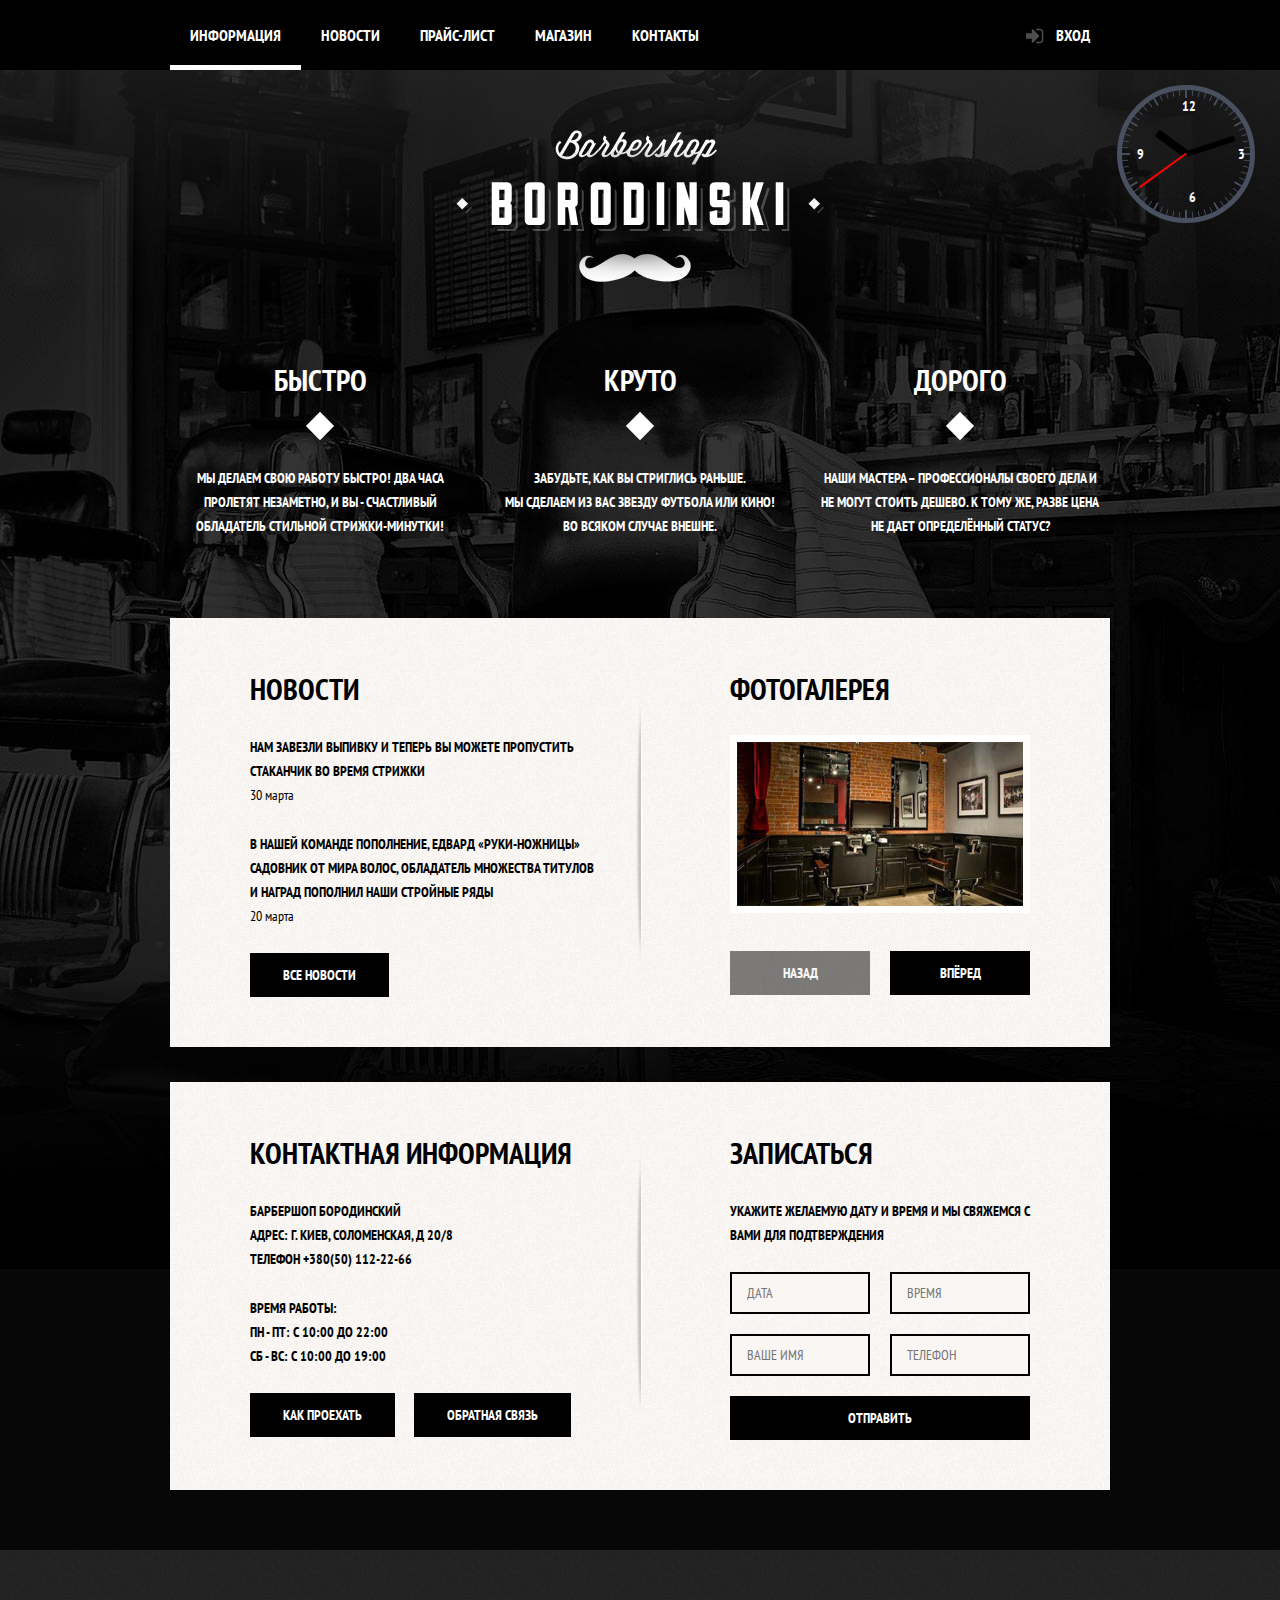
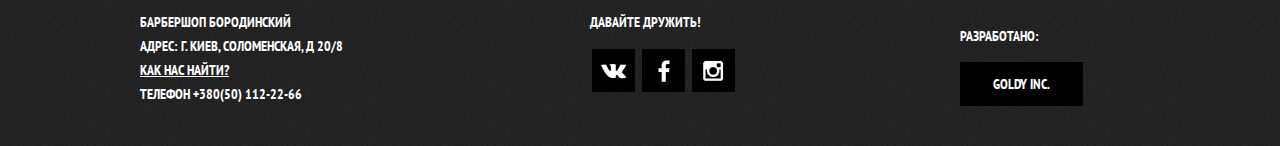
<file: Index.html>
<!DOCTYPE html>
<html lang="ru">
<head>
    <meta charset="utf-8">
    <title>Барбершоп «Бородинский»</title>
    <link rel="stylesheet" type="text/css" href="css/style.css">
    <link rel="stylesheet" type="text/css" href="css/normalize.css">
    <link href="https://fonts.googleapis.com/css2?family=PT+Sans+Narrow:wght@400;700&display=swap" rel="stylesheet">
    <meta name="viewport" content="width=device-width, initial-scale=1">
    <link rel="import" src="">
</head>
  <body>
    <header class="main-header ">
      <div class="header-elements container ">
          <nav class="main-navigation">
            <ul>
              <li class="active">
                <a href="Index.html">Информация</a>
              </li>
              <li >
                <a href="#">Новости</a>
              </li>
              <li>
                <a href="Price-list.html">Прайс-лист</a>
              </li>
              <li>
                <a href="Shop.html">Магазин</a>
              </li>
              <li>
                <a href="#">Контакты</a>
              </li>
            </ul>
          </nav>
          <div class="user-block">
            <a class="login" href="#">Вход</a>
          </div>
      </div>
    </header>
    <main class="container">
        <div class="index-logo">
            <img src="img/Borodinski_Logo.png" width="368" height="204" alt="Барбершоп Бородинский">
        </div>
      <section class="features clearfix">
        <div class="features-item">
          <b class="features-name">Быстро</b>
          <p>Мы делаем свою работу быстро! Два часа <br>
             пролетят незаметно, и вы - счастливый <br>
              обладатель стильной стрижки-минутки!</p>
        </div>
        <div class="features-item">
          <b class="features-name">Круто</b>
          <p>Забудьте, как вы стриглись раньше. <br>
            Мы сделаем из вас звезду футбола или кино! <br>
            Во всяком случае внешне.</p>
        </div>
        <div class="features-item">
          <b class="features-name">Дорого</b>
          <p>Наши мастера – профессионалы своего дела и <br>
            не могут стоить дешево. К тому же, разве цена <br>
            не дает определённый статус?</p>
        </div>
      </section class="index-section">
          <div class="index-content ">
            <div class="index-content-left">
              <h2 class="index-content-title">Новости</h2>
              <ul class="news-preview">
                <li>
                  <p>Нам завезли выпивку и теперь вы
                    можете пропустить стаканчик во время стрижки</p>
                  <time datetime="2024-03-30">30 марта</time>
                </li>
                <li>
                  <p>В нашей команде пополнение, Едвард «Руки-ножницы» садовник от мира волос, обладатель множества титулов и наград пополнил наши стройные ряды</p>
                  <time datetime="2024-03-20">20 марта</time>
                </li>
              </ul>
              <a class="btn" href="#">Все новости</a>
            </div>
            <div class="index-content-right">
                <h2 class="index-content-title">Фотогалерея</h2>
                <div class="gallery">
                  <figure class="gallery-content">
                    <img src="img/photo-bg-background.png" width="268" height="164"
                     alt="">
                  </figure>
                  <button class="btn gallery-prev" type="button" title="Назад" disabled>Назад</button>
                  <button class="btn gallery-next" type="button" title="Впёред">Впёред</button>
                </div>
            </div>
          </div>
          <div class="index-content clearfix">
              <div class="index-content-left">
                <h2 class="index-content-title">Контактная информация</h2>
                <p>
                  Барбершоп Бородинский <br>
                  Адрес: г. Киев, Соломенская, д 20/8 <br>
                  Телефон +380(50) 112-22-66
                </p>
                <p>
                  Время работы: <br>
                  пн - пт: с 10:00 до 22:00 <br>
                  сб - вс: с 10:00 до 19:00
                </p>
                <a class="btn" href="#">Как проехать</a>
                <a class="btn" href="#">Обратная связь</a>
              </div>
              <div class="index-content-right">
                  <h2 class="index-content-title">Записаться</h2>
                  <p>Укажите желаемую дату и время и мы
                    свяжемся с вами для подтверждения</p>
                  <form class="appointment-form"
                  action="https://eco.borodynsky.ua" method="post">
                  <input type="text" name="date" value="" placeholder="Дата">
                  <input type="text" name="time" value="" placeholder="Время">
                  <input type="text" name="name" value="" placeholder="Ваше имя">
                  <input type="tel" name="phone" value="" placeholder="Телефон">
                  <button class="btn" type="submit">Отправить</button>
                  </form>

              </div>
          </div>
    </main>
    <footer class="main-footer">
      <div class="footer-elements container ">
        <section class="footer-contacts">
          Барбершоп Бородинский <br>
          Адрес: г. Киев, Соломенская, д 20/8 <br>
          <a href="#">Как нас найти?</a> <br>
          Телефон +380(50) 112-22-66
        </section>
        <section class="footer-social">
          <p>Давайте дружить!</p>
          <a class="social-btn social-btn-vk" href="#">Вконтакте</a>
          <a class="social-btn social-btn-fb" href="#">Фейсбук</a>
          <a class="social-btn social-btn-inst" href="#">Инстаграмм</a>
        </section>
        <section class="footer-copyright">
          <p>Разработано:</p>
          <a class="btn" href="#">Goldy inc.</a>
        </section>
      </div>
    </footer>

    <div class="modal-content">
      <button class="modal-content-close" type="button"
       title="Закрыть">Закрыть</button>
       <h2 class="modal-content-title">Личный кабинет</h2>
       <p>Введите свой логин и пароль.</p>
       <form class="login-form" action="index.html" method="post">
         <input class="icon-user" type="text" name="login" value="" placeholder="Логин">
         <input class="icon-password" type="password" name="password" value="" placeholder="Пароль">
         <div class="helpers-line">
             <label class="remember-stroke" for="remember-me">
               <input type="checkbox" name="remember" id="remember-me">
             <span class="checkbox-indicator"></span>
              Запомните меня</label>
           <a href="#"> Забыли пароль?</a>
         </div>
         <button class="btn" type="submit" name="button">Войти</button>
       </form>
    </div>
    <div class="modal-overlay"></div>

    <button class="btn scroll-btn" onclick="toggleSidebar()"> <span class="scroll-icon"></span> </button>
    <div class="sidebar">
      <nav class="main-navigation">
        <ul>
          <li class="active">
            <a href="Index.html">Информация</a>
          </li>
          <li >
            <a href="#">Новости</a>
          </li>
          <li>
            <a href="Price-list.html">Прайс-лист</a>
          </li>
          <li>
            <a href="Shop.html">Магазин</a>
          </li>
          <li>
            <a href="#">Контакты</a>
          </li>
        </ul>
      </nav>
    </div>

    <time class="clock" >
      <span class="clock__hand clock__hand--hour"></span>
      <span class="clock__hand clock__hand--minute"></span>
      <span class="clock__hand clock__hand--second"></span>

      <img class="clock__face" src="img/ciferblat.png" aria-hidden="true" role="presentation">
        <circle class="clock__face-stroke"></circle>
      </img>
      <p class="clock_fonts twelve_oclock">12</p>
      <p class="clock_fonts three_oclock">3</p>
      <p class="clock_fonts six_oclock">6</p>
      <p class="clock_fonts nine_oclock">9</p>
    </time>
    <script class="clock_work" type="text/javascript" src="js/clock.js"></script>


    <style>
    .modal-content-show{
      display: block;
      width: 295px;
    }
    </style>


    <script>
      function toggleSidebar() {
        document.querySelector('.sidebar').classList.toggle('open');
      }
    </script>

    <script>
      var link_open= document.querySelector(".login");
      var link_close= document.querySelector(".modal-content-close")
      var popup= document.querySelector(".modal-content");

        link_open.addEventListener("click",function(event)
        {
        event.preventDefault();
        popup.classList.add("modal-content-show");
        console.log("Клик по ссылке вход");
        }
      );
      link_close.addEventListener("click",function(event)
      {
        event.preventDefault();
        popup.classList.remove("modal-content-show");
      }
    );
    </script>


  </body>

</html>
</file>
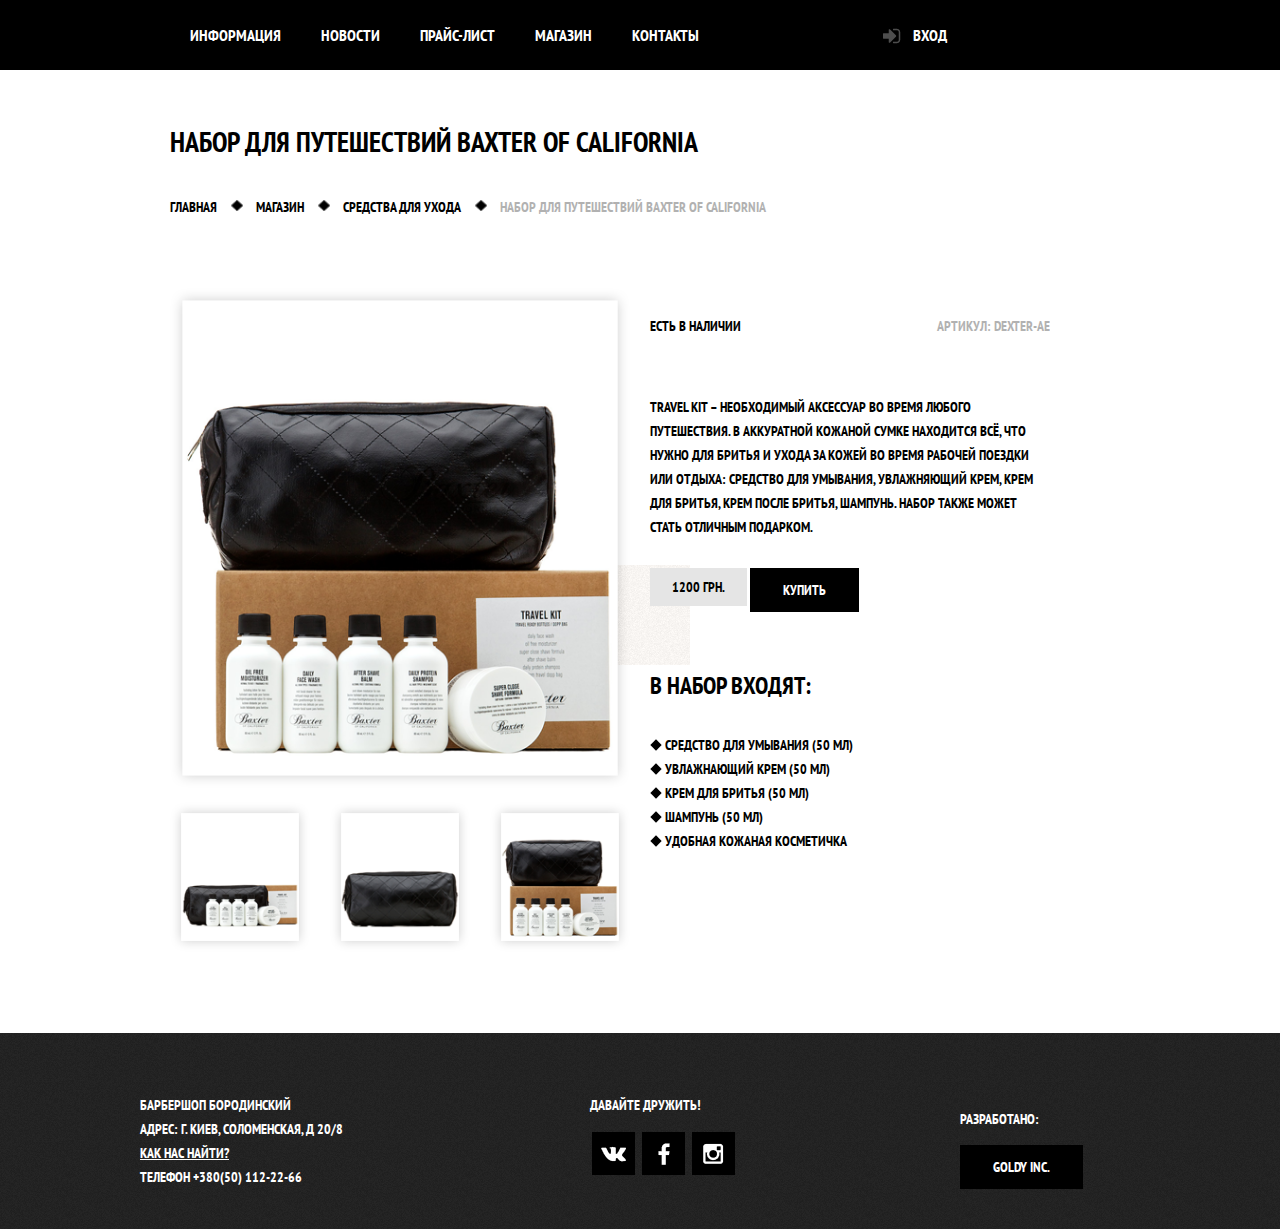
<file: Item.html>
<!DOCTYPE html>
<html lang="ru">
<head>
    <meta charset="utf-8">
    <title>Барбершоп «Бородинский»</title>
    <link rel="stylesheet" type="text/css" href="css/style.css">
    <link rel="stylesheet" type="text/css" href="css/normalize.css">
    <link href="https://fonts.googleapis.com/css2?family=PT+Sans+Narrow:wght@400;700&display=swap" rel="stylesheet">
    <meta name="viewport" content="width=device-width, initial-scale=1">
</head>
  <body class="shop">
    <header class="main-header">
      <div class="header-elements  container clearfix">
          <nav class="main-navigation">
            <ul>
              <li>
                <a href="Index.html">Информация</a>
              </li>
              <li>
                <a href="#">Новости</a>
              </li>
              <li>
                <a href="Price-list.html">Прайс-лист</a>
              </li>
              <li>
                <a href="Shop.html">Магазин</a>
              </li>
              <li>
                <a href="#">Контакты</a>
              </li>
            </ul>
          </nav>
          <div class="user-block">
            <a class="login" href="#">Вход</a>
          </div>
      </div>
    </header>
    <main class="container">
      <div class="title-price-list">
        <h1>Набор для путешествий Baxter of California</h1>
      </div>
      <div class="bread-crumbs">
        <ul>
          <li> <a href="Barber-Index.html">Главная</a> </li>
          <img src="img/diamond.png" width="13" height="13" alt="">
          <li> <a href="Barber-shop.html">Магазин</a> </li>
          <img src="img/diamond.png" width="13" height="13" alt="">
          <li> <a href="#">Средства для ухода</a> </li>
          <img src="img/diamond.png" width="13" height="13" alt="">
          <li> <a class="article-number" href="#">Набор для путешествий Baxter of California</a> </li>
        </ul>
      </div>
      <div class="product-content clearfix">
        <div class="index-content-collage">
          <img src="img/Barber-item/first_item.png" width="460" height="500" alt="">
          <ul>
            <li> <img src="img/Barber-item/second_item.png" width="140" height="150" alt=""> </li>
            <li> <img src="img/Barber-item/third_item.png" width="140" height="150" alt=""> </li>
            <li> <img src="img/Barber-item/fourth_item.png" width="140" height="150" alt=""> </li>
          </ul>
        </div>
          <div class="outline-product">
            <div class="product-info">
              <p class="in-stock">Есть в наличии <span class="article-number">Артикул: Dexter-AE</span> </p>
              <p class="description">Travel kit – необходимый аксессуар во время любого
                путешествия. В аккуратной кожаной сумке находится всё, что
                нужно для бритья и ухода за кожей во время рабочей поездки
                или отдыха: средство для умывания, увлажняющий крем, крем
                для бритья, крем после бритья, шампунь. Набор также может
                стать отличным подарком.</p>
                <div class="main-product-buy">
                <span class="price"> 1200 ГРН. </span> <a class="btn btn-buy" href="Barber-Product.html">КУПИТЬ</a>
                </div>
            </div>
          <div class="product-description">
            <h2 class="title-price">В набор входят:</h2>
            <ul class="description-list">
              <li>Средство для умывания (50 мл)</li>
              <li>Увлажнающий крем (50 мл)</li>
              <li>Крем для бритья (50 мл)</li>
              <li>Шампунь (50 мл)</li>
              <li>Удобная кожаная косметичка</li>
            </ul>
          </div>
          </div>
      </div>
    </main>
    <footer class="main-footer">
      <div class="footer-elements container">
        <section class="footer-contacts">
          Барбершоп Бородинский <br>
          Адрес: г. Киев, Соломенская, д 20/8 <br>
          <a href="#">Как нас найти?</a> <br>
          Телефон +380(50) 112-22-66
        </section>
        <section class="footer-social">
          <p>Давайте дружить!</p>
          <a class="social-btn social-btn-vk" href="#">Вконтакте</a>
          <a class="social-btn social-btn-fb" href="#">Фейсбук</a>
          <a class="social-btn social-btn-inst" href="#">Инстаграмм</a>
        </section>
        <section class="footer-copyright">
          <p>Разработано:</p>
          <a class="btn" href="#">Goldy inc.</a>
        </section>
      </div>
    </footer>
    <div class="modal-content">
      <button class="modal-content-close" type="button"
       title="Закрыть">Закрыть</button>
       <h2 class="modal-content-title">Личный кабинет</h2>
       <p>Введите свой логин и пароль.</p>
       <form class="login-form" action="index.html" method="post">
         <input class="icon-user" type="text" name="login" value="" placeholder="Логин">
         <input class="icon-password" type="password" name="password" value="" placeholder="Пароль">
         <div class="helpers-line">
             <label class="remember-stroke" for="remember-me">
               <input type="checkbox" name="remember" id="remember-me">
             <span class="checkbox-indicator"></span>
              Запомните меня</label>
           <a href="#"> Забыли пароль?</a>
         </div>
         <button class="btn" type="submit" name="button">Войти</button>
       </form>
    </div>
    <div class="modal-overlay"></div>

    <button class="btn scroll-btn" onclick="toggleSidebar()"> <span class="scroll-icon"></span> </button>
    <div class="sidebar">
      <nav class="main-navigation">
        <ul>
          <li>
            <a href="Index.html">Информация</a>
          </li>
          <li >
            <a href="#">Новости</a>
          </li>
          <li>
            <a href="Price-list.html">Прайс-лист</a>
          </li>
          <li>
            <a href="Shop.html">Магазин</a>
          </li>
          <li>
            <a href="#">Контакты</a>
          </li>
        </ul>
      </nav>
    </div>


    <style>
    .modal-content-show{
      display: block;
      width: 295px;
    }
    </style>

    <script>
      function toggleSidebar() {
        document.querySelector('.sidebar').classList.toggle('open');
      }

    </script>

    <script>
      var link_open= document.querySelector(".login");
      var link_close= document.querySelector(".modal-content-close")
      var popup= document.querySelector(".modal-content");

        link_open.addEventListener("click",function(event)
        {
        event.preventDefault();
        popup.classList.add("modal-content-show");
        console.log("Клик по ссылке вход");
        }
      );
      link_close.addEventListener("click",function(event)
      {
        event.preventDefault();
        popup.classList.remove("modal-content-show");
      }
    );
    </script>
  </body>

</html>
</file>
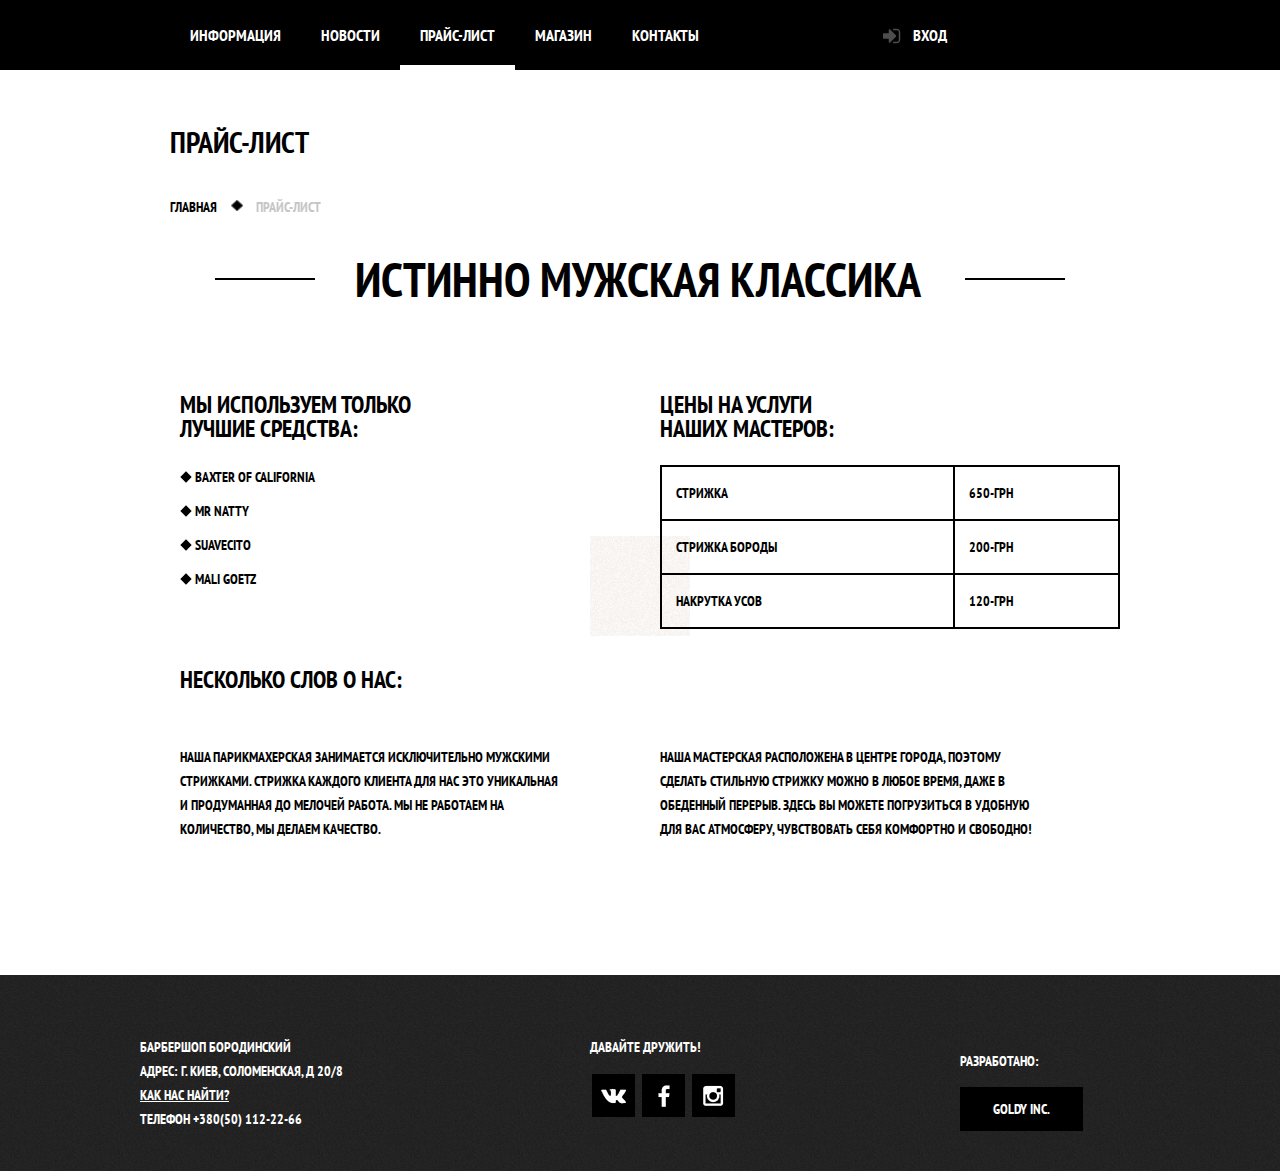
<file: Price-list.html>
<!DOCTYPE html>
<html lang="ru">
<head>
    <meta charset="utf-8">
    <title>Барбершоп «Бородинский»</title>
    <link rel="stylesheet" type="text/css" href="css/style.css">
    <link rel="stylesheet" type="text/css" href="css/normalize.css">
    <link href="https://fonts.googleapis.com/css2?family=PT+Sans+Narrow:wght@400;700&display=swap" rel="stylesheet">
    <meta name="viewport" content="width=device-width, initial-scale=1">
</head>
  <body class="shop">
    <header class="main-header">
      <div class="header-elements  container clearfix">
          <nav class="main-navigation">
            <ul>
              <li>
                <a href="Index.html">Информация</a>
              </li>
              <li>
                <a href="#">Новости</a>
              </li>
              <li class="active">
                <a href="Price-list.html">Прайс-лист</a>
              </li>
              <li>
                <a href="Shop.html">Магазин</a>
              </li>
              <li>
                <a href="#">Контакты</a>
              </li>
            </ul>
          </nav>
          <div class="user-block">
            <a class="login" href="#">Вход</a>
          </div>
      </div>
    </header>
    <main class="container">
      <div class="title-price-list">
        <h2>Прайс-лист</h2>
      </div>
      <div class="bread-crumbs">
        <ul>
          <li><a href="Barber-Index.html">Главная</a></li>
          <img src="img/diamond.png" width="13" height="13" alt="">
          <li class="last-child"> Прайс-лист</li>
        </ul>
      </div>
      <div class="topic">
        <span class="borrder-title-left"></span>
        <h1>ИСТИННО МУЖСКАЯ КЛАССИКА</h1>
        <span class="borrder-title-left"></span>
      </div>
      <div class="price-list container">
        <div class="upper-price-list">
          <section class="index-main-left clearfix">
            <p>
              Мы используем только <br>
               лучшие средства:</p>
               <div class="">
                 <ul>
                   <li>Baxter of California</li>
                   <li>MR Natty</li>
                   <li>Suavecito</li>
                   <li>Mali Goetz</li>
                 </ul>
               </div>
          </section>
          <section class="index-main-right">
            <p>
              Цены на услуги<br>
            наших мастеров: </p>
            <table class="table-price-list">
              <tr>
                <td>Стрижка</td>
                <td>650-грн</td>
              </tr>
              <tr>
                <td>Стрижка бороды</td>
                <td>200-грн</td>
              </tr>
              <tr>
                <td>Накрутка усов</td>
                <td>120-грн</td>
              </tr>
            </table>
          </section>
        </div>
        <span class="description-title">Несколько слов о нас:</span>
        <div class="bottom-price-list">
          <section class="index-main-bottom-left">
            <p class="description-content-left">Наша парикмахерская занимается исключительно мужскими стрижками. Стрижка каждого клиента для нас это уникальная и продуманная до мелочей работа. Мы не работаем на количество, мы делаем качество.</p>
          </section>
          <section class="index-main-bottom-right">
              <p class="description-content-right">Наша мастерская расположена в центре города, поэтому сделать стильную стрижку можно в любое время, даже в обеденный перерыв. Здесь вы можете погрузиться в удобную для вас атмосферу, чувствовать себя комфортно и свободно!</p>
          </section>
        </div>
      </div>
    </main>
    <footer class="main-footer">
      <div class="footer-elements container">
        <section class="footer-contacts">
          Барбершоп Бородинский <br>
          Адрес: г. Киев, Соломенская, д 20/8 <br>
          <a href="#">Как нас найти?</a> <br>
          Телефон +380(50) 112-22-66
        </section>
        <section class="footer-social">
          <p>Давайте дружить!</p>
          <a class="social-btn social-btn-vk" href="#">Вконтакте</a>
          <a class="social-btn social-btn-fb" href="#">Фейсбук</a>
          <a class="social-btn social-btn-inst" href="#">Инстаграмм</a>
        </section>
        <section class="footer-copyright">
          <p>Разработано:</p>
          <a class="btn" href="#">Goldy inc.</a>
        </section>
      </div>
    </footer>

    <div class="modal-content">
      <button class="modal-content-close" type="button"
       title="Закрыть">Закрыть</button>
       <h2 class="modal-content-title">Личный кабинет</h2>
       <p>Введите свой логин и пароль.</p>
       <form class="login-form" action="index.html" method="post">
         <input class="icon-user" type="text" name="login" value="" placeholder="Логин">
         <input class="icon-password" type="password" name="password" value="" placeholder="Пароль">
         <div class="helpers-line">
             <label class="remember-stroke" for="remember-me">
               <input type="checkbox" name="remember" id="remember-me">
             <span class="checkbox-indicator"></span>
              Запомните меня</label>
           <a href="#"> Забыли пароль?</a>
         </div>
         <button class="btn" type="submit" name="button">Войти</button>
       </form>
    </div>
    <div class="modal-overlay"></div>

    <button class="btn scroll-btn" onclick="toggleSidebar()"> <span class="scroll-icon"></span> </button>
    <div class="sidebar">
      <nav class="main-navigation">
        <ul>
          <li>
            <a href="Index.html">Информация</a>
          </li>
          <li >
            <a href="#">Новости</a>
          </li>
          <li class="active">
            <a href="Price-list.html">Прайс-лист</a>
          </li>
          <li>
            <a href="Shop.html">Магазин</a>
          </li>
          <li>
            <a href="#">Контакты</a>
          </li>
        </ul>
      </nav>
    </div>


    <style>
    .modal-content-show{
      display: block;
      width: 295px;
    }
    </style>

    <script>
      function toggleSidebar() {
        document.querySelector('.sidebar').classList.toggle('open');
      }

    </script>

    <script>
      var link_open= document.querySelector(".login");
      var link_close= document.querySelector(".modal-content-close")
      var popup= document.querySelector(".modal-content");

        link_open.addEventListener("click",function(event)
        {
        event.preventDefault();
        popup.classList.add("modal-content-show");
        console.log("Клик по ссылке вход");
        }
      );
      link_close.addEventListener("click",function(event)
      {
        event.preventDefault();
        popup.classList.remove("modal-content-show");
      }
    );
    </script>

  </body>

</html>
</file>
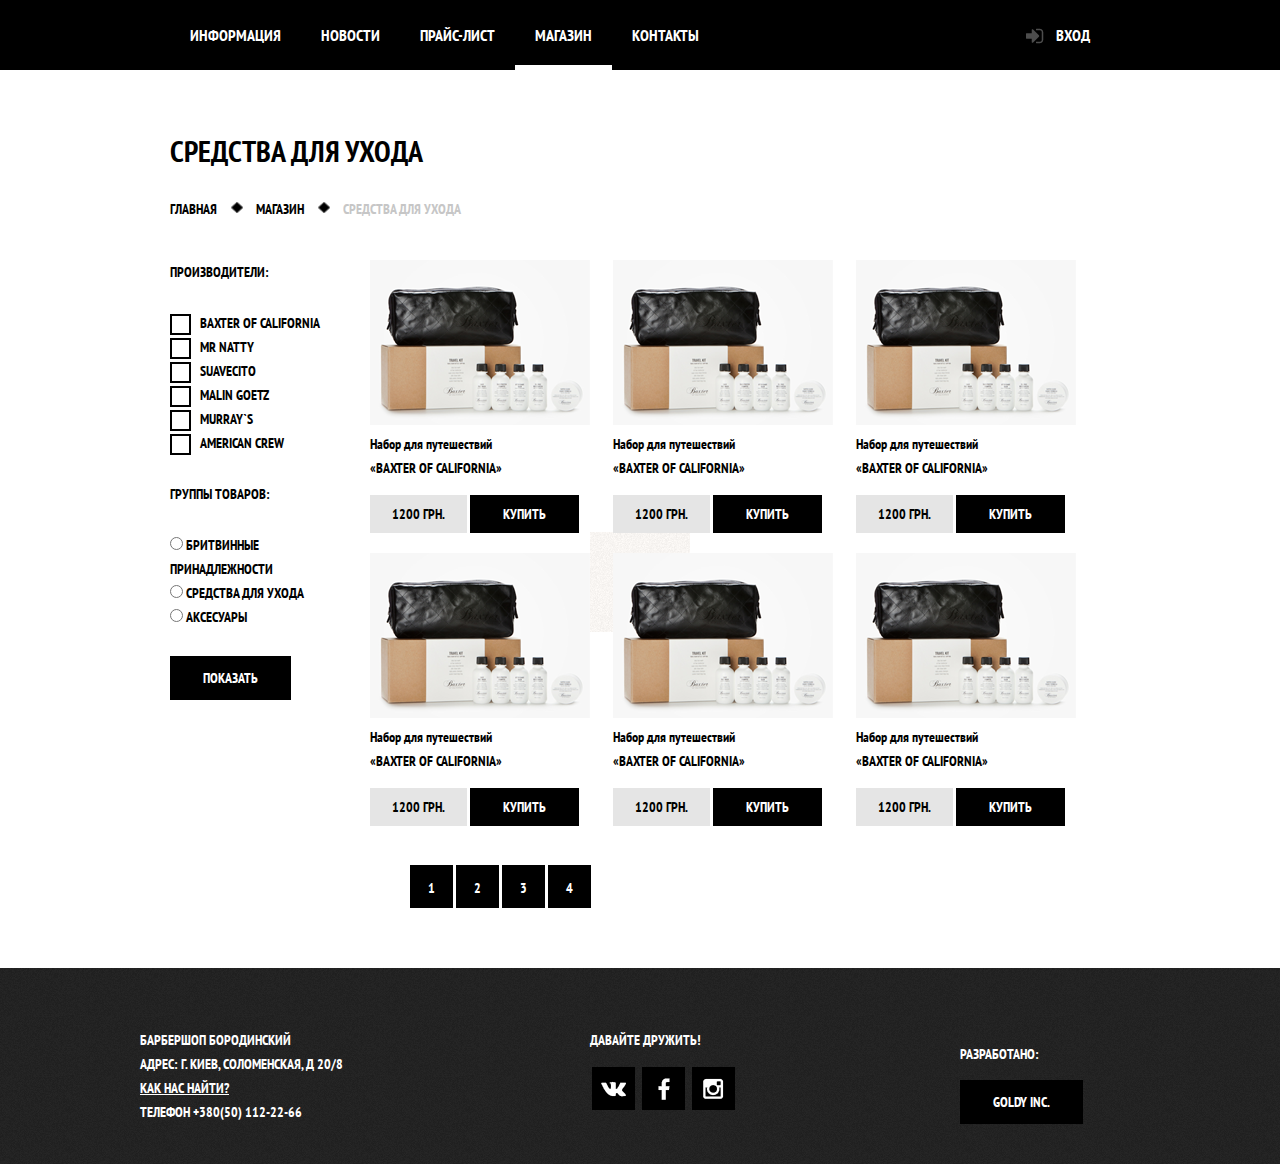
<file: Shop.html>
<!DOCTYPE html>
<html lang="ru">
<head>
    <meta charset="utf-8">
    <title>Барбершоп «Бородинский»</title>
    <link rel="stylesheet" type="text/css" href="css/style.css">
    <link rel="stylesheet" type="text/css" href="css/normalize.css">
    <link href="https://fonts.googleapis.com/css2?family=PT+Sans+Narrow:wght@400;700&display=swap" rel="stylesheet">
</head>
  <body class="shop">
    <header class="main-header">
      <div class="header-elements container ">
          <nav class="main-navigation">
            <ul>
              <li>
                <a href="Barber-Index.html">Информация</a>
              </li>
              <li>
                <a href="#">Новости</a>
              </li>
              <li>
                <a href="Barber-price-list.html">Прайс-лист</a>
              </li>
              <li class="active">
                <a href="Barber-shop.html">Магазин</a>
              </li>
              <li>
                <a href="#">Контакты</a>
              </li>
            </ul>
          </nav>
          <div class="user-block">
            <a class="login" href="#">Вход</a>
          </div>
      </div>
    </header>
    <main class="container ">
      <div class="section-title">
        <h1>Средства для ухода</h1>
      </div>
      <div class="bread-crumbs">
        <ul>
          <li> <a href="Barber-Index.html">Главная</a> </li>
          <img src="img/diamond.png" width="13" height="13" alt="">
          <li> <a href="Barber-shop.html">Магазин</a> </li>
          <img src="img/diamond.png" width="13" height="13" alt="">
          <li class="last-child"> Средства для ухода </li>
        </ul>
      </div>
      <div class="shop-content clearfix">
        <form class="list-product-form" action="index.html" method="post">
          <fieldset>
            <legend class="legend-title">Производители:</legend>

              <label class="remember-stroke" for="Baxter-of-California">
                <input class="producers" type="checkbox" name="Baxter-of-California" id="Baxter-of-California" value="">
              <span class="checkbox-indicator"></span>
               Baxter of California <br> </label>
               <label class="remember-stroke" for="Mr-Natty">
                 <input class="producers" type="checkbox" name="Baxter-of-California" id="Mr-Natty" value="">
               <span class="checkbox-indicator"></span>
                Mr Natty <br> </label>
              <label class="remember-stroke" for="Suavecito">
                <input class="producers" type="checkbox" name="Baxter-of-California" id="Suavecito" value="">
              <span class="checkbox-indicator"></span>
                 Suavecito <br> </label>
              <label class="remember-stroke" for="Malin-Goetz">
                <input class="producers" type="checkbox" name="Baxter-of-California" id="Malin-Goetz" value="">
              <span class="checkbox-indicator"></span>
                Malin Goetz <br> </label>
              <label class="remember-stroke" for="Murray`s">
                <input class="producers" type="checkbox" name="Baxter-of-California" id="Murray`s" value="">
              <span class="checkbox-indicator"></span>
                Murray`s <br> </label>
              <label class="remember-stroke" for="American-crew">
                <input class="producers" type="checkbox" name="Baxter-of-California" id="American-crew" value="">
              <span class="checkbox-indicator"></span>
                American crew <br> </label>
          </fieldset>
          <fieldset>
            <legend class="legend-title">Группы товаров:</legend>
            <label class="radio-btn remember-stroke " for="britvinie-prinadleznosti">
              <input class="product-group" type="radio" name="list" id="britvinie-prinadleznosti" value="britvinie-prinadleznosti">
            <span class="checkbox-indicator"></span>
              Бритвинные принадлежности <br> </label>
            <label class="radio-btn remember-stroke " for="sredstva-dlya-uhoda">
              <input class="product-group" type="radio" name="list" id="sredstva-dlya-uhoda" value="britvinie-prinadleznosti">
            <span class="checkbox-indicator"></span>
              Средства для ухода <br> </label>
            <label class="radio-btn remember-stroke " for="aksesuary">
              <input class="product-group" type="radio" name="list" id="aksesuary" value="britvinie-prinadleznosti">
            <span class="checkbox-indicator"></span>
              Аксесуары <br> </label>
          </fieldset>
        <button class="btn" name="button" type="submit">Показать</button>
        </form>

        <ul class="products ">
          <li>
            <div class="product">
              <img src="img/Barber-shop/Barber-price.png" width="220" height="165"
               alt="Baxter of California"><br>
              <a href="#"> <span class="Category">Набор для путешествий</span><br>
              <span class="title">«Baxter of California»</span> </a>
              <div class="main-product-buy">
              <span class="price"> 1200 ГРН. </span> <a class="btn btn-buy" href="Barber-Product.html">КУПИТЬ</a>
              </div>
            </div>
          </li>
          <li>
            <div class="product">
              <img src="img/Barber-shop/Barber-price.png" width="220" height="165"
               alt="Baxter of California"><br>
              <a href="#"> <span class="Category">Набор для путешествий</span><br>
              <span class="title">«Baxter of California»</span> </a>
              <div class="main-product-buy">
              <span class="price"> 1200 ГРН. </span> <a class="btn btn-buy" href="Barber-Product.html">КУПИТЬ</a>
              </div>
            </div>
          </li>
          <li>
            <div class="product">
              <img src="img/Barber-shop/Barber-price.png" width="220" height="165"
               alt="Baxter of California"><br>
              <a href="#"> <span class="Category">Набор для путешествий</span><br>
              <span class="title">«Baxter of California»</span> </a>
              <div class="main-product-buy">
              <span class="price"> 1200 ГРН. </span> <a class="btn btn-buy" href="Barber-Product.html">КУПИТЬ</a>
              </div>
            </div>
          </li>
          <li>
            <div class="product">
              <img src="img/Barber-shop/Barber-price.png" width="220" height="165"
               alt="Baxter of California"><br>
              <a href="#"> <span class="Category">Набор для путешествий</span><br>
              <span class="title">«Baxter of California»</span> </a>
              <div class="main-product-buy">
              <span class="price"> 1200 ГРН. </span> <a class="btn btn-buy" href="Barber-Product.html">КУПИТЬ</a>
              </div>
            </div>
          </li>
          <li>
            <div class="product">
              <img src="img/Barber-shop/Barber-price.png" width="220" height="165"
               alt="Baxter of California"><br>
              <a href="#"> <span class="Category">Набор для путешествий</span><br>
              <span class="title">«Baxter of California»</span> </a>
              <div class="main-product-buy">
              <span class="price"> 1200 ГРН. </span> <a class="btn btn-buy" href="Barber-Product.html">КУПИТЬ</a>
              </div>
            </div>
          </li>
          <li>
            <div class="product">
              <img src="img/Barber-shop/Barber-price.png" width="220" height="165"
               alt="Baxter of California"><br>
              <a href="#"> <span class="Category">Набор для путешествий</span><br>
              <span class="title">«Baxter of California»</span> </a>
              <div class="main-product-buy">
              <span class="price"> 1200 ГРН. </span> <a class="btn btn-buy" href="Barber-Product.html">КУПИТЬ</a>
              </div>
            </div>
          </li>
        </ul>
      </div>
      <div class="page-navigation">
        <a class="btn" href="#section1">1</a>
        <a class="btn" href="#section2">2</a>
        <a class="btn" href="#section3">3</a>
        <a class="btn" href="#section4">4</a>
      </div>

    </main>
    <footer class="main-footer">
      <div class="footer-elements container">
        <section class="footer-contacts">
          Барбершоп Бородинский <br>
          Адрес: г. Киев, Соломенская, д 20/8 <br>
          <a href="#">Как нас найти?</a> <br>
          Телефон +380(50) 112-22-66
        </section>
        <section class="footer-social">
          <p>Давайте дружить!</p>
          <a class="social-btn social-btn-vk" href="#">Вконтакте</a>
          <a class="social-btn social-btn-fb" href="#">Фейсбук</a>
          <a class="social-btn social-btn-inst" href="#">Инстаграмм</a>
        </section>
        <section class="footer-copyright">
          <p>Разработано:</p>
          <a class="btn" href="#">Goldy inc.</a>
        </section>
      </div>
    </footer>

    <div class="modal-content">
      <button class="modal-content-close" type="button"
       title="Закрыть">Закрыть</button>
       <h2 class="modal-content-title">Личный кабинет</h2>
       <p>Введите свой логин и пароль.</p>
       <form class="login-form" action="index.html" method="post">
         <input class="icon-user" type="text" name="login" value="" placeholder="Логин">
         <input class="icon-password" type="password" name="password" value="" placeholder="Пароль">
         <div class="helpers-line">
             <label class="remember-stroke" for="remember-me">
               <input type="checkbox" name="remember" id="remember-me">
             <span class="checkbox-indicator"></span>
              Запомните меня</label>
           <a href="#"> Забыли пароль?</a>
         </div>
         <button class="btn" type="submit" name="button">Войти</button>
       </form>
    </div>
    <div class="modal-overlay"></div>

    <button class="btn scroll-btn" onclick="toggleSidebar()"> <span class="scroll-icon"></span> </button>
    <div class="sidebar">
      <nav class="main-navigation">
        <ul>
          <li>
            <a href="Barber-Index.html">Информация</a>
          </li>
          <li >
            <a href="#">Новости</a>
          </li>
          <li>
            <a href="Barber-price-list.html">Прайс-лист</a>
          </li>
          <li class="active">
            <a href="Barber-shop.html">Магазин</a>
          </li>
          <li>
            <a href="#">Контакты</a>
          </li>
        </ul>
      </nav>
    </div>


    <style>
    .modal-content-show{
      display: block;
      width: 295px;
    }
    </style>

    <script>
      function toggleSidebar() {
        document.querySelector('.sidebar').classList.toggle('open');
      }

    </script>

    <script>
      var link_open= document.querySelector(".login");
      var link_close= document.querySelector(".modal-content-close")
      var popup= document.querySelector(".modal-content");

        link_open.addEventListener("click",function(event)
        {
        event.preventDefault();
        popup.classList.add("modal-content-show");
        console.log("Клик по ссылке вход");
        }
      );
      link_close.addEventListener("click",function(event)
      {
        event.preventDefault();
        popup.classList.remove("modal-content-show");
      }
    );
    </script>

  </body>

</html>
</file>
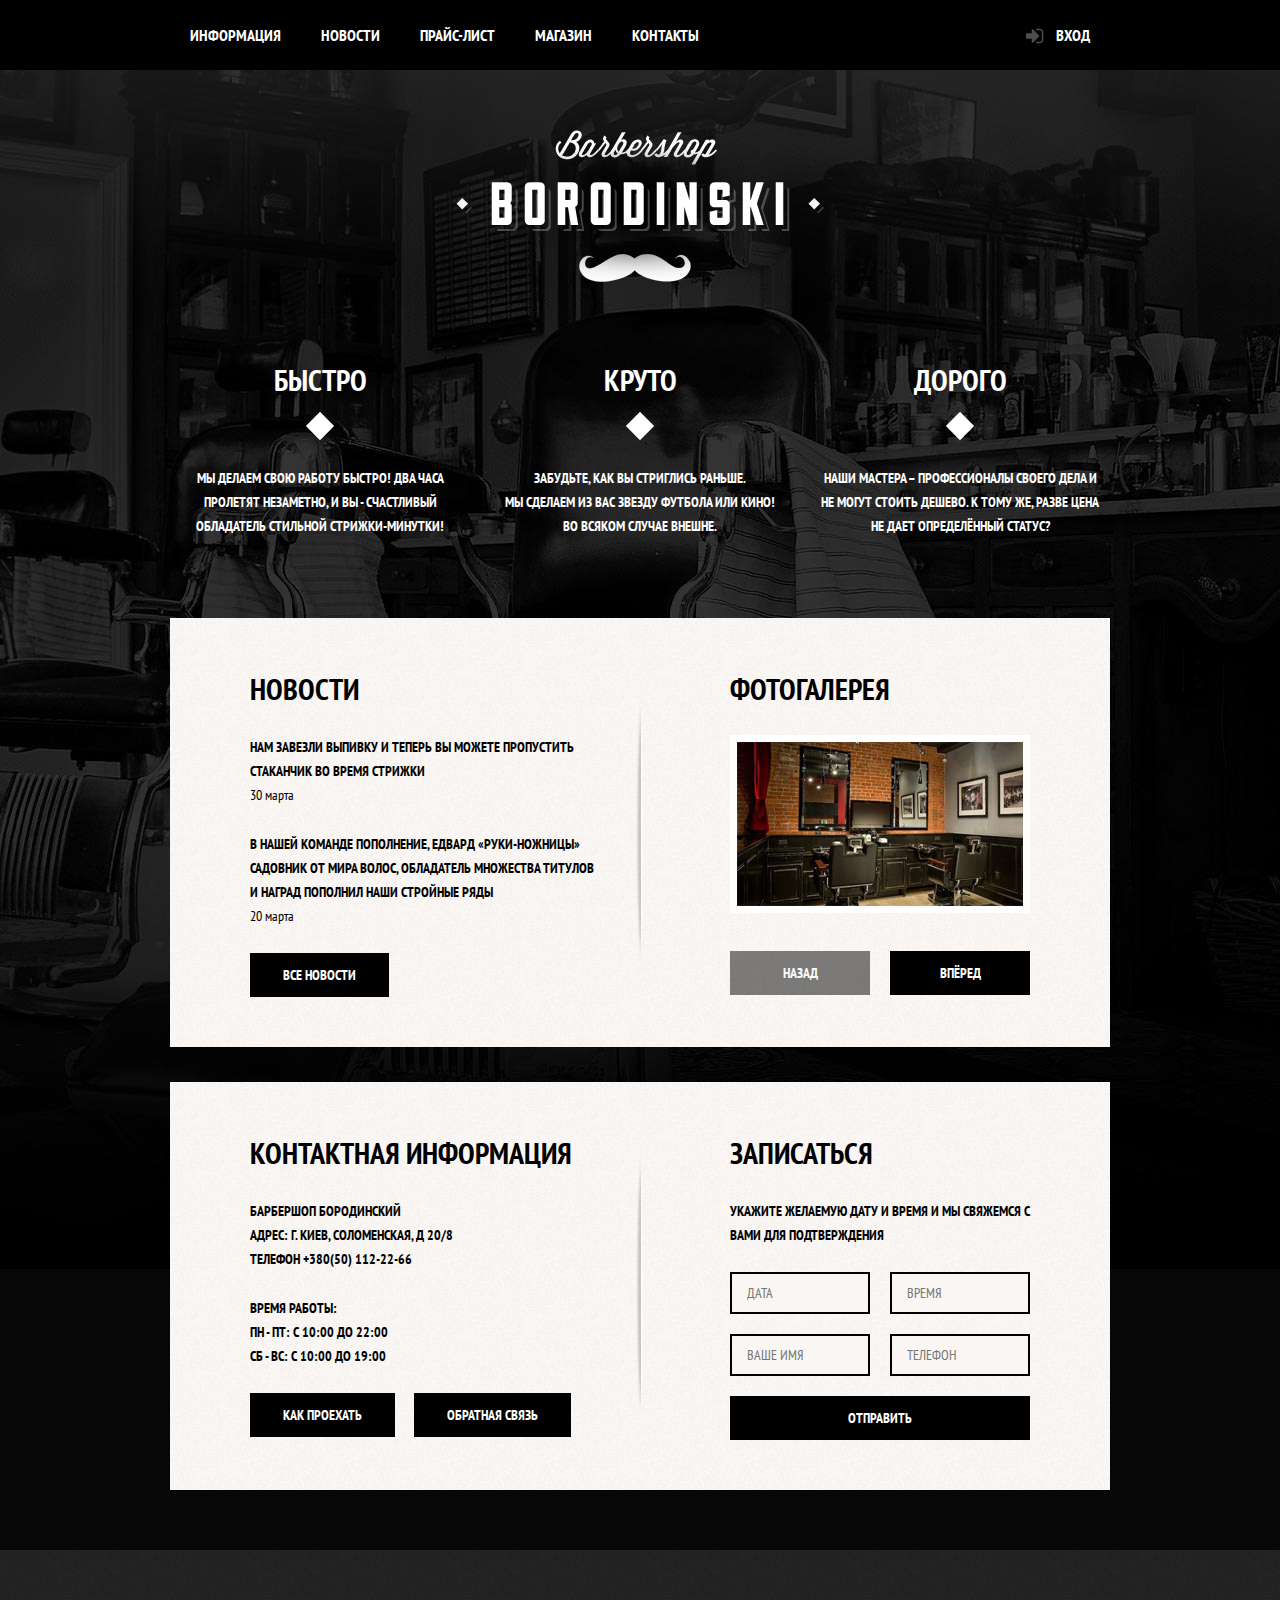
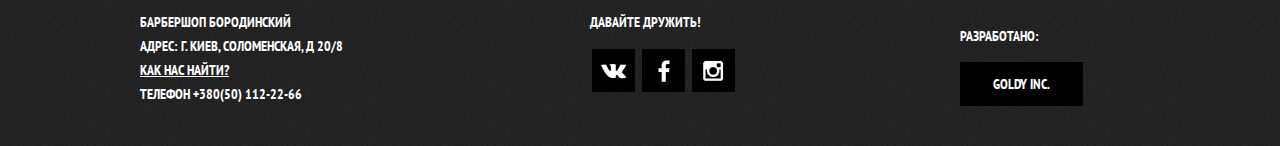
<file: js/Barber-Index.html>
<!DOCTYPE html>
<html lang="ru">
<head>
    <meta charset="utf-8">
    <title>Барбершоп «Бородинский»</title>
    <link rel="stylesheet" type="text/css" href="../css/style.css">
    <link rel="stylesheet" type="text/css" href="../css/normalize.css">
    <link href="https://fonts.googleapis.com/css2?family=PT+Sans+Narrow:wght@400;700&display=swap" rel="stylesheet">
</head>
  <body>
    <header class="main-header">
      <div class="header-elements container">
          <nav class="main-navigation">
            <ul>
              <li>
                <a href="Barber-Index.html">Информация</a>
              </li>
              <li>
                <a href="#">Новости</a>
              </li>
              <li>
                <a href="Barber-price-list.html">Прайс-лист</a>
              </li>
              <li>
                <a href="Barber-shop.html">Магазин</a>
              </li>
              <li>
                <a href="#">Контакты</a>
              </li>
            </ul>
          </nav>
          <div class="user-block">
            <a class="login" href="#">Вход</a>
          </div>
      </div>
    </header>
    <main class="container">
        <div class="index-logo">
            <img src="../img/Borodinski_Logo.png" width="368" height="204" alt="Барбершоп Бородинский">
        </div>
      <section class="features clearfix">
        <div class="features-item">
          <b class="features-name">Быстро</b>
          <p>Мы делаем свою работу быстро! Два часа <br>
             пролетят незаметно, и вы - счастливый <br>
              обладатель стильной стрижки-минутки!</p>
        </div>
        <div class="features-item">
          <b class="features-name">Круто</b>
          <p>Забудьте, как вы стриглись раньше. <br>
            Мы сделаем из вас звезду футбола или кино! <br>
            Во всяком случае внешне.</p>
        </div>
        <div class="features-item">
          <b class="features-name">Дорого</b>
          <p>Наши мастера – профессионалы своего дела и <br>
            не могут стоить дешево. К тому же, разве цена <br>
            не дает определённый статус?</p>
        </div>
      </section>
          <div class="index-content clearfix">
            <div class="index-content-left">
              <h2 class="index-content-title">Новости</h2>
              <ul class="news-preview">
                <li>
                  <p>Нам завезли выпивку и теперь вы
                    можете пропустить стаканчик во время стрижки</p>
                  <time datetime="2024-03-30">30 марта</time>
                </li>
                <li>
                  <p>В нашей команде пополнение, Едвард «Руки-ножницы» садовник от мира волос, обладатель множества титулов и наград пополнил наши стройные ряды</p>
                  <time datetime="2024-03-20">20 марта</time>
                </li>
              </ul>
              <a class="btn" href="#">Все новости</a>
            </div>
            <div class="index-content-right">
                <h2 class="index-content-title">Фотогалерея</h2>
                <div class="gallery">
                  <figure class="gallery-content">
                    <img src="../img/photo-bg-background.png" width="268" height="164"
                     alt="">
                  </figure>
                  <button class="btn gallery-prev" disabled>Назад</button>
                  <button class="btn gallery-next">Впёред</button>
                </div>
            </div>
          </div>
          <div class="index-content clearfix">
              <div class="index-content-left">
                <h2 class="index-content-title">Контактная информация</h2>
                <p>
                  Барбершоп Бородинский <br>
                  Адрес: г. Киев, Соломенская, д 20/8 <br>
                  Телефон +380(50) 112-22-66
                </p>
                <p>
                  Время работы: <br>
                  пн - пт: с 10:00 до 22:00 <br>
                  сб - вс: с 10:00 до 19:00
                </p>
                <a class="btn" href="#">Как проехать</a>
                <a class="btn" href="#">Обратная связь</a>
              </div>
              <div class="index-content-right">
                  <h2 class="index-content-title">Записаться</h2>
                  <p>Укажите желаемую дату и время и мы
                    свяжемся с вами для подтверждения</p>
                  <form class="appointment-form"
                  action="https://eco.borodynsky.ua" method="post">
                  <input type="text" name="date" value="" placeholder="Дата">
                  <input type="text" name="time" value="" placeholder="Время">
                  <input type="text" name="name" value="" placeholder="Ваше имя">
                  <input type="tel" name="phone" value="" placeholder="Телефон">
                  <button class="btn" type="submit">Отправить</button>
                  </form>

              </div>
          </div>
    </main>
    <footer class="main-footer">
      <div class="footer-elements container ">
        <section class="footer-contacts">
          Барбершоп Бородинский <br>
          Адрес: г. Киев, Соломенская, д 20/8 <br>
          <a href="#">Как нас найти?</a> <br>
          Телефон +380(50) 112-22-66
        </section>
        <section class="footer-social">
          <p>Давайте дружить!</p>
          <a class="social-btn social-btn-vk" href="#">Вконтакте</a>
          <a class="social-btn social-btn-fb" href="#">Фейсбук</a>
          <a class="social-btn social-btn-inst" href="#">Инстаграмм</a>
        </section>
        <section class="footer-copyright">
          <p>Разработано:</p>
          <a class="btn" href="#">Goldy inc.</a>
        </section>
      </div>
    </footer>
  </body>

</html>
</file>
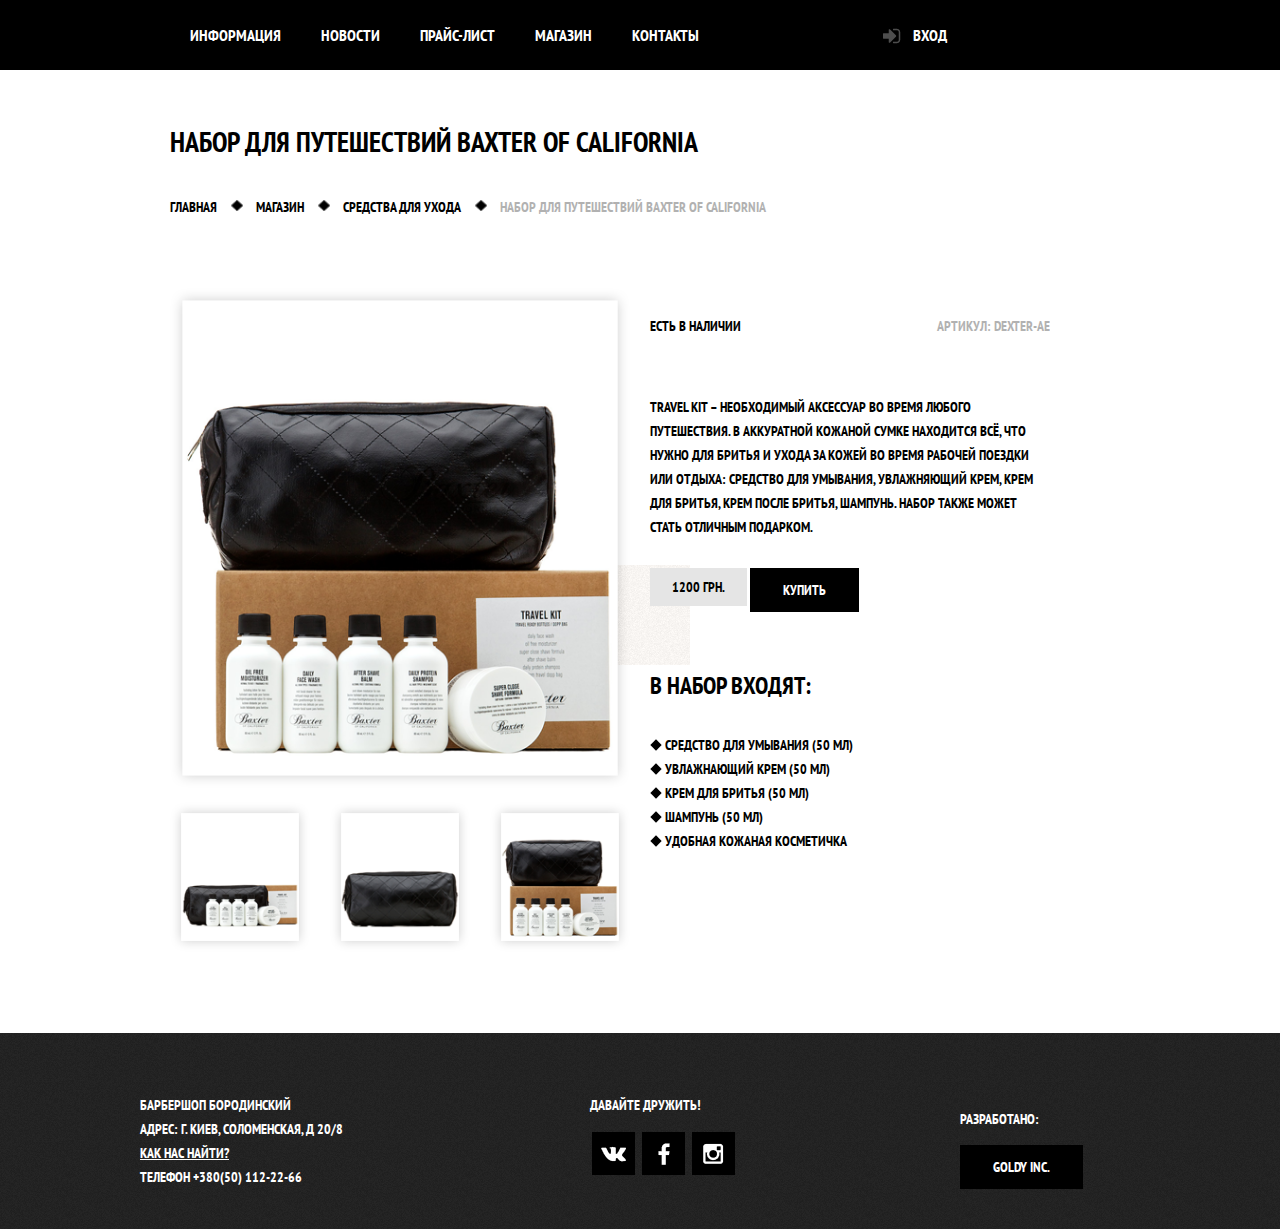
<file: js/Barber-Item.html>
<!DOCTYPE html>
<html lang="ru">
<head>
    <meta charset="utf-8">
    <title>Барбершоп «Бородинский»</title>
    <link rel="stylesheet" type="text/css" href="../css/style.css">
    <link rel="stylesheet" type="text/css" href="../css/normalize.css">
    <link href="https://fonts.googleapis.com/css2?family=PT+Sans+Narrow:wght@400;700&display=swap" rel="stylesheet">
</head>
  <body class="shop">
    <header class="main-header">
      <div class="header-elements  container clearfix">
          <nav class="main-navigation">
            <ul>
              <li>
                <a href="Barber-Index.html">Информация</a>
              </li>
              <li>
                <a href="#">Новости</a>
              </li>
              <li>
                <a href="Barber-price-list.html">Прайс-лист</a>
              </li>
              <li>
                <a href="Barber-shop.html">Магазин</a>
              </li>
              <li>
                <a href="#">Контакты</a>
              </li>
            </ul>
          </nav>
          <div class="user-block">
            <a class="login" href="#">Вход</a>
          </div>
      </div>
    </header>
    <main class="container">
      <div class="title-price-list">
        <h1>Набор для путешествий Baxter of California</h1>
      </div>
      <div class="bread-crumbs">
        <ul>
          <li> <a href="Barber-Index.html">Главная</a> </li>
          <img src="../img/diamond.png" width="13" height="13" alt="">
          <li> <a href="Barber-shop.html">Магазин</a> </li>
          <img src="../img/diamond.png" width="13" height="13" alt="">
          <li> <a href="#">Средства для ухода</a> </li>
          <img src="../img/diamond.png" width="13" height="13" alt="">
          <li> <a class="article-number" href="#">Набор для путешествий Baxter of California</a> </li>
        </ul>
      </div>
      <div class="product-content clearfix">
        <div class="index-content-collage">
          <img src="../img/Barber-item/first_item.png" width="460" height="500" alt="">
          <ul>
            <li> <img src="../img/Barber-item/second_item.png" width="140" height="150" alt=""> </li>
            <li> <img src="../img/Barber-item/third_item.png" width="140" height="150" alt=""> </li>
            <li> <img src="../img/Barber-item/fourth_item.png" width="140" height="150" alt=""> </li>
          </ul>
        </div>
          <div class="outline-product">
            <div class="product-info">
              <p class="in-stock">Есть в наличии <span class="article-number">Артикул: Dexter-AE</span> </p>
              <p class="description">Travel kit – необходимый аксессуар во время любого
                путешествия. В аккуратной кожаной сумке находится всё, что
                нужно для бритья и ухода за кожей во время рабочей поездки
                или отдыха: средство для умывания, увлажняющий крем, крем
                для бритья, крем после бритья, шампунь. Набор также может
                стать отличным подарком.</p>
                <div class="main-product-buy">
                <span class="price"> 1200 ГРН. </span> <a class="btn btn-buy" href="Barber-Product.html">КУПИТЬ</a>
                </div>
            </div>
          <div class="product-description">
            <h2 class="title-price">В набор входят:</h2>
            <ul class="description-list">
              <li>Средство для умывания (50 мл)</li>
              <li>Увлажнающий крем (50 мл)</li>
              <li>Крем для бритья (50 мл)</li>
              <li>Шампунь (50 мл)</li>
              <li>Удобная кожаная косметичка</li>
            </ul>
          </div>
          </div>
      </div>
    </main>
    <footer class="main-footer">
      <div class="footer-elements container">
        <section class="footer-contacts">
          Барбершоп Бородинский <br>
          Адрес: г. Киев, Соломенская, д 20/8 <br>
          <a href="#">Как нас найти?</a> <br>
          Телефон +380(50) 112-22-66
        </section>
        <section class="footer-social">
          <p>Давайте дружить!</p>
          <a class="social-btn social-btn-vk" href="#">Вконтакте</a>
          <a class="social-btn social-btn-fb" href="#">Фейсбук</a>
          <a class="social-btn social-btn-inst" href="#">Инстаграмм</a>
        </section>
        <section class="footer-copyright">
          <p>Разработано:</p>
          <a class="btn" href="#">Goldy inc.</a>
        </section>
      </div>
    </footer>
  </body>

</html>
</file>
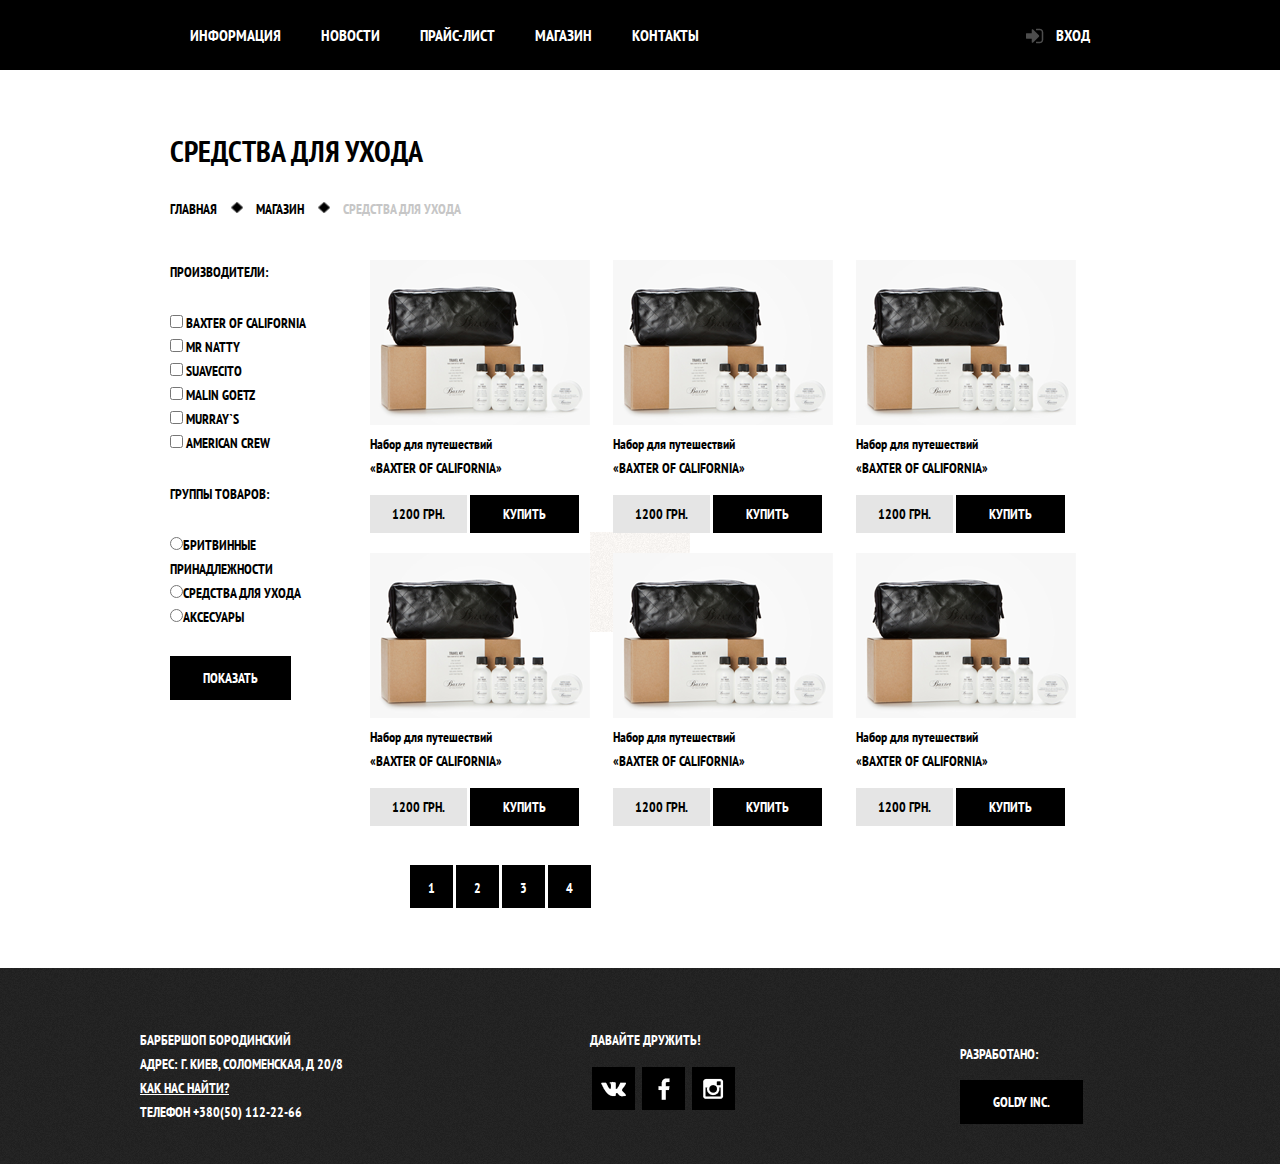
<file: js/Barber-shop.html>
<!DOCTYPE html>
<html lang="ru">
<head>
    <meta charset="utf-8">
    <title>Барбершоп «Бородинский»</title>
    <link rel="stylesheet" type="text/css" href="../css/style.css">
    <link rel="stylesheet" type="text/css" href="../css/normalize.css">
    <link href="https://fonts.googleapis.com/css2?family=PT+Sans+Narrow:wght@400;700&display=swap" rel="stylesheet">
</head>
  <body class="shop">
    <header class="main-header">
      <div class="header-elements container ">
          <nav class="main-navigation">
            <ul>
              <li>
                <a href="Barber-Index.html">Информация</a>
              </li>
              <li>
                <a href="#">Новости</a>
              </li>
              <li>
                <a href="Barber-price-list.html">Прайс-лист</a>
              </li>
              <li>
                <a href="Barber-shop.html">Магазин</a>
              </li>
              <li>
                <a href="#">Контакты</a>
              </li>
            </ul>
          </nav>
          <div class="user-block">
            <a class="login" href="#">Вход</a>
          </div>
      </div>
    </header>
    <main class="container ">
      <div class="section-title">
        <h1>Средства для ухода</h1>
      </div>
      <div class="bread-crumbs">
        <ul>
          <li> <a href="Barber-Index.html">Главная</a> </li>
          <img src="../img/diamond.png" width="13" height="13" alt="">
          <li> <a href="Barber-shop.html">Магазин</a> </li>
          <img src="../img/diamond.png" width="13" height="13" alt="">
          <li class="last-child"> Средства для ухода </li>
        </ul>
      </div>
      <div class="shop-content clearfix">
        <form class="list-product-form" action="index.html" method="post">
          <fieldset>
            <legend class="legend-title">Производители:</legend>
              <input type="checkbox" name="Baxter-of-California" value=""> Baxter of California <br>
              <input type="checkbox" name="Mr-Natty" value=""> Mr Natty <br>
              <input type="checkbox" name="Suavecito" value=""> Suavecito <br>
              <input type="checkbox" name="Malin-Goetz" value=""> Malin Goetz <br>
              <input type="checkbox" name="Murray`s" value=""> Murray`s <br>
              <input type="checkbox" name="American-crew" value=""> American crew
          </fieldset>
          <fieldset>
            <legend class="legend-title">Группы товаров:</legend>
              <input type="radio" name="list" value="britvinie-prinadleznosti">Бритвинные принадлежности <br>
              <input type="radio" name="list" value="sredstva-dlya-uhoda">Средства для ухода <br>
              <input type="radio" name="list" value="aksesuary">Аксесуары
          </fieldset>
        <button class="btn" name="button" type="submit">Показать</button>
        </form>

        <ul class="products ">
          <li>
            <div class="product">
              <img src="../img/Barber-shop/Barber-price.png" width="220" height="165"
               alt="Baxter of California"><br>
              <a href="#"> <span class="Category">Набор для путешествий</span><br>
              <span class="title">«Baxter of California»</span> </a>
              <div class="main-product-buy">
              <span class="price"> 1200 ГРН. </span> <a class="btn btn-buy" href="Barber-Product.html">КУПИТЬ</a>
              </div>
            </div>
          </li>
          <li>
            <div class="product">
              <img src="../img/Barber-shop/Barber-price.png" width="220" height="165"
               alt="Baxter of California"><br>
              <a href="#"> <span class="Category">Набор для путешествий</span><br>
              <span class="title">«Baxter of California»</span> </a>
              <div class="main-product-buy">
              <span class="price"> 1200 ГРН. </span> <a class="btn btn-buy" href="Barber-Product.html">КУПИТЬ</a>
              </div>
            </div>
          </li>
          <li>
            <div class="product">
              <img src="../img/Barber-shop/Barber-price.png" width="220" height="165"
               alt="Baxter of California"><br>
              <a href="#"> <span class="Category">Набор для путешествий</span><br>
              <span class="title">«Baxter of California»</span> </a>
              <div class="main-product-buy">
              <span class="price"> 1200 ГРН. </span> <a class="btn btn-buy" href="Barber-Product.html">КУПИТЬ</a>
              </div>
            </div>
          </li>
          <li>
            <div class="product">
              <img src="../img/Barber-shop/Barber-price.png" width="220" height="165"
               alt="Baxter of California"><br>
              <a href="#"> <span class="Category">Набор для путешествий</span><br>
              <span class="title">«Baxter of California»</span> </a>
              <div class="main-product-buy">
              <span class="price"> 1200 ГРН. </span> <a class="btn btn-buy" href="Barber-Product.html">КУПИТЬ</a>
              </div>
            </div>
          </li>
          <li>
            <div class="product">
              <img src="../img/Barber-shop/Barber-price.png" width="220" height="165"
               alt="Baxter of California"><br>
              <a href="#"> <span class="Category">Набор для путешествий</span><br>
              <span class="title">«Baxter of California»</span> </a>
              <div class="main-product-buy">
              <span class="price"> 1200 ГРН. </span> <a class="btn btn-buy" href="Barber-Product.html">КУПИТЬ</a>
              </div>
            </div>
          </li>
          <li>
            <div class="product">
              <img src="../img/Barber-shop/Barber-price.png" width="220" height="165"
               alt="Baxter of California"><br>
              <a href="#"> <span class="Category">Набор для путешествий</span><br>
              <span class="title">«Baxter of California»</span> </a>
              <div class="main-product-buy">
              <span class="price"> 1200 ГРН. </span> <a class="btn btn-buy" href="Barber-Product.html">КУПИТЬ</a>
              </div>
            </div>
          </li>
        </ul>
      </div>
      <div class="page-navigation">
        <a class="btn" href="#section1">1</a>
        <a class="btn" href="#section2">2</a>
        <a class="btn" href="#section3">3</a>
        <a class="btn" href="#section4">4</a>
      </div>

    </main>
    <footer class="main-footer">
      <div class="footer-elements container">
        <section class="footer-contacts">
          Барбершоп Бородинский <br>
          Адрес: г. Киев, Соломенская, д 20/8 <br>
          <a href="#">Как нас найти?</a> <br>
          Телефон +380(50) 112-22-66
        </section>
        <section class="footer-social">
          <p>Давайте дружить!</p>
          <a class="social-btn social-btn-vk" href="#">Вконтакте</a>
          <a class="social-btn social-btn-fb" href="#">Фейсбук</a>
          <a class="social-btn social-btn-inst" href="#">Инстаграмм</a>
        </section>
        <section class="footer-copyright">
          <p>Разработано:</p>
          <a class="btn" href="#">Goldy inc.</a>
        </section>
      </div>
    </footer>
  </body>

</html>
</file>
<file: css/style.css>
html
body {
  font-weight: 700;
  font-size: 14px;
  line-height: 24px;

  font-family: "Pt Sans Narrow", "Arial"
  , sans-serif;
  color: #ffffff;
  text-transform: uppercase;

  background: #000000 url("../img/tint.jpg")
  no-repeat center top;
}






.clearfix::after {
  content: "";

  display: table;
  clear: both;
}

.main-header{

  margin-bottom: 60px;

  color: #ffffff;

  background-color: #000000;
  width: 100vw;
}

.header-elements{
  display: flex;
  justify-content: space-between;
  background-color: #000;

}


.container{
  width: 940px;
  margin: 0 auto;
  padding: 0 10px;
}

.main-navigation ul{
  margin: 0;
  padding: 0;
  list-style: none;
  font-size: 0;
}
.main-navigation li{
  display: inline-block;

  font-size: 16px;
  line-height: 20px;
  vertical-align: top;
}

.main-navigation a{

  display: block;
  padding: 25px 20px;
  color: #ffffff;

  text-decoration: none;
}

.main-navigation a:hover{
  background: #242424;
}

.user-block{
  max-width: 140px;

}

.login{
  position: relative;

  display: inline-block;
  padding: 25px 20px;
  padding-left: 50px;

  font-size: 16px;
  line-height: 20px;
  vertical-align: top;
  color: #ffffff;
  text-decoration: none;
  background-color: #000;
}
.login:hover{
  background-color: #242424;

}
.login::before{
  content: "";
  position: absolute;
  top: 27px;
  left: 20px;

  width: 18px;
  height: 18px;
  background: url("../img/icon-login.png") no-repeat ;
  background-position: center;
  opacity: 0.3;
}

.login:hover::before{
  opacity: 1;
}


/* Barber-index */

.modal-content{
  position: absolute;

  top:120px;
  left: 50%;

  max-width: 300px;
  width: 100%;
  padding: 50px 80px;
  margin-left: -230px;
  background: #f8f3f0 url("../img/bg_content_block.png");

  box-shadow: 0 30px 50px rgba(0,0,0,0.7);
}
.modal-content-close{
  position: absolute;
  top: 0;
  right: -34px;

  width: 22px;
  height: 22px;

  font-size: 0;

  background-color: transparent;
  border: 0;
  outline: 0;
  cursor: pointer;
}

.modal-content-close::before,
.modal-content-close::after{
  position: absolute;
  content: "";

  top: 9px;
  left: 2px;

  width: 19px;
  height: 3px;

  background-color: #d0d0d0;
  border-radius: 1px;
}

.modal-content-close::before{
  transform: rotate(45deg);
}
.modal-content-close::after{
  transform: rotate(-45deg);
}
.index-logo{
  width: 368px;
  height: 204px;
  margin: 0 auto;
  margin-bottom: 25px;
}

.index-logo img{
  width: 368px;
  height: 204px;
}

.features{
  margin-bottom: 80px;
  display: flex;
}

.features-item{
  width: 300px;
  margin-right: 20px;

  text-align: center;
}
.features-item p{
  margin: 10px;
  margin-bottom: 0;
}

.features-name{
  position: relative;

  display: block;
  margin-bottom: 30px;
  padding-bottom: 35px;

  font-size: 30px;
  line-height: 42px;
}

.features-name::after{
  content: "";
  position: absolute;
  bottom: 0;
  left: 50%;

  display:  block;
  width: 20px;
  height: 20px;
  margin-left: -10px;

  background-color: #ffffff;
  transform: rotate(45deg);
}

.features-item:last-child{
  margin-right: 0px;
}

.index-content{
  padding: 50px 80px;
  margin-bottom: 35px;
  display: flex;
  justify-content: space-between;

  color: #000000;

  background:url("../img/Fence_content-block.png") no-repeat center,
   #f8f5f2 url("../img/bg_content_block.png");
}

.index-content-title{
  margin: 0;
  margin-bottom: 25px;

  font-size: 30px;
  line-height: 42px;
}

.index-content p{
  margin: 0;
  margin-bottom: 25px;
}

.news-preview{
  margin: 0;
  padding: 0;
  padding-right: 35px;

  list-style: none;
}

.news-preview li{
  margin-bottom: 25px;
}

.news-preview p{
  margin-bottom: 0;
}
.news-preview time{
  text-transform: none;
  font-weight: 400;
}

.index-content-left{

  width: 380px;

}

.index-content-right{

  margin-left: 100px;

  width: 300px;

}

.btn{
  display: inline-block;
  margin-right: 16px;
  padding: 10px 33px;

  font-weight: 700;
  font-size: 14px;
  line-height: 24px;

  font-family: "Pt Sans Narrow", "Arial"
  , sans-serif;
  vertical-align: top;
  text-align: center;
  color: #ffffff;
  text-transform: uppercase;
  background-color: #000000;
  text-decoration: none;
  border: none;
  outline: none;
  cursor: pointer;
}

.btn:hover,.btn:active{
  background-color: #663d15;
}

.btn.disabled,.btn:disabled{
  cursor: default;
  opacity: 0.5;
}
.btn.disabled:hover,.btn:disabled:hover{
  background-color: #000000;
}

.gallery{
  position: relative;

  height: 260px;
}

.gallery-content{
  height: 164px;
  margin: 0;

  background-color: #cccccc;
  border: 7px solid #ffffff;
}
.gallery-content img{
  width: 286px;
  height: 164px;

}

.gallery .btn{
  position: absolute;
  bottom: 0;

  width: 140px;
  margin: 0;
}

.gallery-prev{
  left: 0;
}
.gallery-next{
  right: 0;
}

.appointment-form input{
  float: left;
  width: 106px;
  margin-right: 20px;
  margin-bottom: 20px;
  padding: 7px 15px;

  font-size: 14px;
  line-height: 24px;

  font-family: "Pt Sans Narrow", "Arial"
  , sans-serif;
  color: #000000;
  text-transform: uppercase;

  background-color: #f9f6f3;
  border: 2px solid #000000;
  outline: none;
}
.appointment-form input:focus{
  border: 2px solid #663d15;
}

.appointment-form input:nth-child(2n){
  margin-right: 0;
}

.appointment-form .btn{
  clear: both;
  width: 100%;
}
/* Barber-price-list */

.title-price-list{
  font-weight: 700;
  color: #000000;
  margin: 0;
  padding: 0;
  margin-bottom: 16px;
}
.title-price-list h2{
  font-size: 30px;

  margin: 0;
  padding: 0;
}

.topic{
  display: grid;
  grid-template-columns: 1fr 550px 1fr;;
  place-items: center;
  height: 36px;
  position: relative;
  color: #000000;
  width: 940px;
  margin-left: 0 auto;
  margin-right: 0 auto;

  margin-bottom: 75px;

  gap: 5px;

}
.topic h1{
  display: inline-block;
  font-size: 48px;
  line-height:42px;
  padding: 0;
  margin: 0;
  width: 570px;
}

.borrder-title-left{
  display: inline-block;
  content: "";
  min-width: 100px;
  max-width: 160px;
  height: 2px;
  background-color: #000;
  padding: 0;
  margin: 0;
}

.border-title-left{
  display: block;
  position: absolute;
  width: 160px;
  left: 0;
  bottom: 13px;
}
.border-title-right{
  display: inline-block;
  position: absolute;
  width: 160px;
  right: 0;
  bottom: 13px;
}

.price-list{


  color: #000000;
  padding-bottom: 60px;

  min-height: 420px;
}

.index-main-left{

  width: 240px;
  margin-right: 220px;
}
.index-main-left p{

  font-size: 24px;
  line-height: 24px;
}
.index-main-left ul{
  margin: 0;
  padding: 0;
  padding-left: 0px;
  list-style: none;

}
.index-main-left li {
  position: relative;
  font-size: 14px;
  line-height: 24px;
  margin: 0;
  padding: 0;
  padding-left: 15px;
  margin-bottom: 10px;

}
.index-main-left li::before {
  content: "";
  position: absolute;
  left: 2px;
  top: 50%;

  transform: translateY(-50%) rotate(45deg);
  width: 8px;
  height: 8px;
  background-color: #000000;
}
.index-main-left .description-list{
  margin-right: 0;
}

.upper-price-list{
  display: grid;

  grid-template-columns: 480px 480px;
}

.bottom-price-list{
  display: grid;

  grid-template-columns: 480px 480px;


}

.index-main-right{

  width: 460px;
}

.index-main-right table {
  border-collapse: collapse;
  width: 100%;
  border: 2px solid #000000;
}

.index-main-right td {
  padding: 14px;
  border: 2px solid #000000;
}

.index-main-right p{
  font-size: 24px;
  line-height: 24px;
}

.description-title{
  display: inline-block;
  width: 480px;
  font-family: "Pt Sans Narrow", "Arial"
  , sans-serif;
  color: #000000;
  text-transform: uppercase;
  font-weight: 700;

  font-size: 24px;
  line-height: 22px;

  margin: auto;
  padding: 0;

  width: 940px;
  margin: 40px 0px;
}

.index-main-bottom{
  display: flex;
  flex-wrap: wrap;
  justify-content: space-between;
  width: 860px;

  margin-top: 65px;
}


.index-main-bottom span{
  display: inline-block;
  float: left;
  margin: 0;
  padding: 0;
  width: 940px;
  margin-bottom: 40px;
  font-size: 24px;
  line-height: 22px;
}
.index-main-bottom p{
  margin: 0;
  padding: 0;
  font-size: 14px;
  line-height: 24px;


  width: 380px;
}
.description-content-left{

  width: 100%;

  max-width: 380px;
}
.description-content-right{


  width: 100%;

  max-width: 380px;
}

/* Barber-item */

.product-content{
  display: grid;
  grid-template-columns: repeat(2,480px);
  color: #000000;
  margin-top: 60px;
  margin-bottom: 35px;
}

.title-price-list h1{
  margin: 0;
  padding: 0;
}

.index-content-collage{
  display: flex;
  flex-wrap: wrap;
  top: 0;

  width: 460px;
  margin-right: 60px;

}

.index-content-collage ul{
  display: flex;
  list-style: none;
  padding: 0;
}

.index-content-collage ul li{
   display: inline-block;
   padding-right: 20px;
}

.index-content-collage ul li:last-child{
   display: inline-block;
   padding-right: 0px;
}

.btn-price{
  margin-top: 30px;
  width: 188px;
  height: 43px;
}


.product-info{


  margin-top: 26px;
  margin-right: 20px;
}
.product-info .in-stock{
  display: flex;
  justify-content: space-between;
  margin: 0;
  padding-bottom: 43px;
}
.outline-product p{
  display: inline-block;

  width: 100%;

  max-width: 400px;
}
.product-info .description{

  font-size: 14px;
  line-height: 24px;
}

.product-description{

  width: 240px;
  margin: 0;

}
.product-description h2{
  font-size: 24px;
  line-height: 24px;
  margin: 0;
  margin-top: 48px;
  padding-bottom: 40px;
}


.product-description ul{
  margin: 0;
  padding: 0;
  list-style: none;
}
.product-description li {
  position: relative;
  font-size: 14px;
  line-height: 14px;
  margin: 0;
  padding: 0;
  padding-left: 15px;
  margin-bottom: 10px;
}

.product-description li::before {
  content: "";
  position: absolute;
  left: 2px;
  top: 50%;

  transform: translateY(-50%) rotate(45deg);
  width: 8px;
  height: 8px;
  background-color: #000000;
}
.product-description .description-list{
  margin-right: 0;
}

/* Barber-shop */
.shop{
  background: #ffffff url("../img/bg_content_block.png") no-repeat center;
}

.section-title{
  width: 960px;
  color: #000000;
}

.section-title h1{
  font-size: 30px;
  line-height: 42px;
  margin: 0px;
}

.shop-content{
  display: flex;
  color: #000000;
}

.list-product-form{
  width: 170px;
  min-height: 605px;
  margin-right: 40px;
}

.list-product-form fieldset{
  padding: 0;
  margin: 0;
  border: none;
}

.list-product-form ul{
  margin: 0;
  padding: 0;
  list-style: none;
}

.list-product-form  {
  font-size: 14px;
  line-height: 24px;
  margin-right: 30px;
  padding: 0px;
}

.list-product-form fieldset{
  width: 170px;
  padding-top: 27px;
  padding-bottom: 27px;
}

.list-product-form input{
  border: 7px solid #c28a22;
}

.shop-content input[type="checkbox"]{
border-radius: 13px;
}

.main-product-buy{
  position: relative;
  padding: 15px 17px;
  height: 43px;
}

.product a{
  font-size: 14px;
  line-height: 18px;
  color: #000000;
  text-decoration: none;
}

.Category{
  text-transform: none;
}

.list-product-form input[type="checkbox"]{

  margin: 0;

  padding-right: 25px;
  font-size: 14px;
  line-height: 24px;
  font-family: "Pt Sans Narrow", "Arial"
  , sans-serif;
  color: #000;
  text-transform: uppercase;

  background-color: #f9f6f3;
  border: 2px solid #000;
  outline: none;
}





.list-product-form input[type="radio"]{

}

.legend-title{
  padding:0;
}

.main-product-buy a{
  color: #ffffff;
}

.main-product-buy span{
  display: inline-block;
  position: absolute;
  padding: 10px 22px;

  font-size: 14px;
  line-height: 18px;
  background: #e5e5e5;
  left: 0;
  bottom: 20px;
}

.btn-buy{
  position: absolute;
  left: 100px;
  display: inline-block;
}

.products{
  width: 730px;
  margin: 0;
  padding: 0;
}

.products li{
  display: inline-block;
  list-style: none;
  padding-right: 20px;
}

.product{
  width: 220px;
  min-height: 286px;
}

.products li:nth-child(3n){
  padding-right: 10px;
}

.page-navigation{
  position: relative;
  padding-left: 240px;
}

.page-navigation a{
  display: inline-block;
  width: 43px;
  height: 32px;
  padding: 0;
  padding-top: 11px;
  margin: 0;
}

/* features */
  .scroll-btn{
    position: fixed;
    display: none;
    top: 95px;
    right: 25px;;
    width: 35px;
    height: 35px;

    margin: 0;
    padding: 0;
    z-index: 4;

    background-color: #a6a4a6;

  }

  .sidebar {
    display: none;
    position: fixed;

    width: 150px;
    height: 100%;

    top: 0;
    left: -200px; /* Начальное положение за пределами экрана */

    transition: left 0.3s ease; /* Анимация изменения положения */
    background-color: rgba(0, 0, 0, 1);
  }

.sidebar.open {
    left: 0; /* Когда класс 'open' добавлен, меню выезжает */
    z-index: 3;
}


.modal-overlay{
  position: fixed;
  top: 0;
  left: 0;

  z-index: 5;

  width: 100%;
  height: 100%;

  background: rgba(0,0,0,0.3);

  display: none;
}
.modal-content{

  color: #000;
  z-index: 6;

  display: none;
}





.modal-content h2{
margin: 0;
margin-bottom: 20px;

font-size: 30px;
line-height: 42px;
}
.modal-content p{
  margin: 0;
  margin-bottom: 14px;

}

.modal-content .login-form{
  margin-top: 30px;
  margin-bottom: 10px;
}
.login-form input[type="text"],
.login-form input[type="password"] {
  width: 246px;
  margin: 0;
  margin-bottom: 10px;
  padding: 10px 20px;
  padding-right: 25px;
  font-size: 14px;
  line-height: 24px;
  font-family: "Pt Sans Narrow", "Arial"
  , sans-serif;
  color: #000;
  text-transform: uppercase;

  background-color: #f9f6f3;
  border: 2px solid #000;
  outline: none;
}

.login-form input:focus{
  border-color: #663d15;
}
.login-form input[type="checkbox"]{
  position: absolute;
  top:4px;
  left: 0;


  width: 16px;
  height: 16px;
  border: 2px solid #000;
}

.login-form input.icon-user {
  background-image: url("../img/icon-head.png");
  background-repeat: no-repeat;
  background-position: 97% 15px;
}
.login-form input.icon-password {
  background-image: url("../img/icon-lock.png");
  background-repeat: no-repeat;
  background-position: 97% 15px;
}
.remember-stroke input[type="checkbox"]{
  display: none;
}

.remember-stroke{
  position: relative;
  padding-left: 30px;
  cursor: pointer;
}

.remember-stroke input[type="checkbox"] +
  .checkbox-indicator {
  position: absolute;
  top: 0;
  left: 0;
  width: 17px;
  height: 17px;

  border: 2px solid#000;
}

.remember-stroke input[type="checkbox"]:checked
+ .checkbox-indicator::before,
.remember-stroke input[type="checkbox"]:checked
+ .checkbox-indicator::after{
  content: "";
  position: absolute;
  top: 8px;
  left: 1px;

  width: 15px;
  height: 2px;

  background-color: #000;
}

.remember-stroke input[type="checkbox"]:checked
+ .checkbox-indicator::before{
  transform: rotate(45deg);
}
.remember-stroke input[type="checkbox"]:checked
+ .checkbox-indicator::after{
  transform: rotate(-45deg);
}
.login-form a{
  color: #000;
  padding-right: 5px;
}

.helpers-line{
  display: flex;
  justify-content: space-between;
  top: 0;
}

.remember-stroke:active{
  color: #663d15;
}

.login-form .btn{
  width: 100%;
  margin-top: 15px;
}

.main-navigation .active {
  position: relative;

  background-color: none;
}

.main-navigation .active::after {

  content: "";
  position: absolute;
  bottom: 0;



  width: 100%;
  height: 5px;

  background-color: #fff;
}

.bread-crumbs{
  padding-top: 16px;
  margin-bottom: 30px;
}

.bread-crumbs a{
  font-size: 14px;
  line-height: 42px;

  font-family: "Pt Sans Narrow", "Arial"
  , sans-serif;
  color: #000000;
  text-transform: uppercase;
  text-decoration: none;
}

.bread-crumbs ul li{
  display: inline-block;
}

.bread-crumbs ul{
  position: relative;
  margin: 0;
  padding: 0;
}

.bread-crumbs img{
  display: inline-block;
  padding: 0px 10px;
}

.last-child {
  color: #A9A9A9;
  opacity: 65%;
}

.article-number {
  opacity: 30%;
}

.clock {
  --clock-diameter: 10vw;
  --clock-border-width: 5px;

  position: absolute;
  top: 85px;
  right: 25px;

  width: var(--clock-diameter);
  height: var(--clock-diameter);
  margin: auto;

  border: var(--clock-border-width) solid #495161;
  border-radius: 50%;

  font-size: 0;

  --hours: 10;
  --minutes: 30;
  --seconds: 15;
}

.clock__hand {
  --hand-width: 1px;
  --hand-height: 50%;

  position: absolute;
  top: calc(50% - var(--hand-height));
  left: calc(50% - calc(var(--hand-width) / 2));

  width: var(--hand-width);
  height: var(--hand-height);

  background-color: var(--hand-color, #000000);
  border-radius: 2px;
  transform: rotate(var(--turn, 0turn));
  transform-origin: 50% 100%;

  z-index: 3;
}

.clock__hand--hour {
  --hand-width: 8px;
  --hand-height: 28%;

  --hours-in-day-half: 12;
  --hours-turn: calc(1turn * var(--hours) / var(--hours-in-day-half));

  --min-in-hour: 60;
  --minutes-turn: calc((1 / var(--hours-in-day-half)) * 1turn * var(--minutes) / var(--min-in-hour));

  --turn: calc(var(--hours-turn) + var(--minutes-turn));
}
.decoration_hand--hour{
  content: "";
  width: 90%;
  height: 5%;
  background-color: #fff;
}

.clock__hand--minute {
  --hand-width: 6px;
  --hand-height: 40%;

  --minutes-in-hour: 60;
  --turn: calc(1turn * var(--minutes) / var(--minutes-in-hour));
}

.clock__hand--second {
  --hand-width: 2px;
  --hand-height: 45%;
  --hand-color: red;

  --seconds-in-minute: 60;
  --turn: calc(1turn * var(--seconds) / var(--seconds-in-minute));
}

.clock__face {
  --face-padding: 10px;

  position: absolute;
  top: calc(var(--face-padding) * -1);
  left: calc(var(--face-padding) * -1);

  width: var(--clock-diameter);
  height: var(--clock-diameter);
  padding: var(--face-padding);
}

.clock__face-stroke {
  --pi: 3.14159;
  --radius: calc(var(--clock-diameter) / 2);
  --mark: 1;
  --gap: calc(calc(var(--pi) * var(--radius) / 6) - var(--mark));

  fill: none;
  stroke: #000000;
  stroke-width: 10px;
  cx: var(--radius);
  cy: var(--radius);
  r: var(--radius);
  stroke-dasharray: var(--mark) var(--gap);
}

.clock_fonts{
  --font-size: 20;

  font-size: 1.1vw;
  font-weight: 900;
  width: var(--font-size);
  height: var(--font-size);

  z-index: 2;
}

.twelve_oclock{
 position: absolute;
  top: -8%;
  right: 42%;
}

.three_oclock{
  position: absolute;
  top: 30%;
  right: 5px;
}

.six_oclock{
  position: absolute;
  bottom: -5px;
  right: 42.5%;
}

.nine_oclock{
  position: absolute;
  left: 15px;
  top: 30%;
}



/* footer */
.footer-elements {
  display: flex;
  justify-content: space-around;
  justify-content: space-evenly;
  background: #252525 url("../img/footer.jpg");
  width: auto;
}

.main-footer{
  margin: 0 auto;
  display: block;

  padding-top: 60px;
  padding-bottom: 40px;
  margin-top: 60px;

  color: #ffffff;
  background: #252525 url("../img/footer.jpg");
  width: 100vw;
}

.footer-contacts{

  width: 320px;
  min-height: 90px;
}
.footer-contacts a{
  color: #ffffff;
}
.footer-contacts a:hover{
  text-decoration: none;
}
.footer-social{

  width: 180px;
  margin-right: 60px;
  min-height: 90px;
}

.footer-social p{
  margin: 0;
  margin-bottom: 15px;
}

.social-btn{
  display: inline-block;
  width: 43px;
  height: 43px;
  margin: 0 2px;

  font-size: 0;
  vertical-align: top;
  text-decoration: none;

  background: #000000;
}

.social-btn-vk{
  background: #000000 url("../img/v.png") no-repeat center;
}
.social-btn-fb{
  background: #000000 url("../img/f.png") no-repeat center;
}
.social-btn-inst{
  background: #000000 url("../img/📷.png") no-repeat center;
}
.footer-copyright{

  width: 180px;
  min-height: 90px;
}

.radio-btn{
  padding: 0;
  margin: 0;
}

@media (max-width: 940px) {
  body{
    width: 768px;
    grid-template-columns: 1fr 300px;
  }

  .main-header{
    width: 768px;
  }

  .header-elements{
    width: 100vw;
    display: flex;
    justify-content: space-between;

    padding: 0px 20px;
  }



  .user-block{
    margin-right: 35px;
  }

  .index-content{
    width: 50vw;
    display: grid;

    padding-top: 50px;
    grid-template-columns: 1fr;
    place-items: center;
    background: #f8f5f2 url("../img/bg_content_block.png");
    margin: 0 auto;
    margin-left: 100px;
  }

  .index-section{
      width: 50vw;
  }

  .index-content-right{
    width: 380px;
    margin-top: 15px;
    margin-left: 0;

  }
  .index-content-right .gallery{
    width: 287px;
  }

  .features{
    width: 100vw;
    display: grid;
    grid-template-columns: 2fr 550px;
    place-items: center;
  }

  .topic{
    width: 768px;

    grid-template-columns: 160px 568px 12px ;
  }

  .topic h1{
    width: 400px;
    font-size: 34px;
  }

  .price-list{
    grid-template-columns: repeat(2,300px);
  }

  .index-main-left{
    margin-right: 110px;
  }

  .product-content{
    display: grid;
    grid-template-columns: repeat(2,480px);
    color: #000000;
    margin-top: 60px;
    margin-bottom: 35px;
  }

}

@media (max-width: 900px) {
  .container{
    width: 900px;
  }

  .outline-product p{
    display: inline-block;

    width: 100%;

    max-width: 300px;
  }
}

@media (max-width: 768px) {
  body{
    width: 480px;
    grid-template-columns: 1fr;
    grid-template-rows: 1fr;
    grid-auto-rows: 100px;
  }
  .container{
    width:  100vw;
  }

  .main-header{
    width: 480px;
  }

  .header-elements{
    width: 100vw;
    display: flex;
    justify-content: flex-end;

    padding: 0px 20px;
  }

  .user-block{
    margin-right: 35px;
  }

  .main-header .main-navigation{
      display: none;
    }

  .scroll-btn{
    display: block;
  }
  .sidebar {
    display: block;
  }
  .sidebar .main-navigation li {
    width: 100%;
    background-color: #000;
  }

  .features{
    display: grid;
    grid-template-columns: 1fr ;
    place-items: center;
  }

  .index-content{
    width: 55vw;
    display: grid;

    padding-top: 50px;
    padding-left: 40px;
    padding-right: 120px;
    grid-template-columns: 1fr;
    place-items: center;
    background: #f8f5f2 url("../img/bg_content_block.png");
    margin: 0 auto;
  }



  .index-content-right{
    width: 100% auto;
    margin-top: 15px;
    margin-left: 0;

  }
  .index-content-right .gallery{
    width: 287px;
  }

  .topic{

    width: 480px;
    grid-template-columns: 1fr;
  }

  .topic h1{
    font-size: 24px;
  }

  .price-list{
    width: 768px;
  }

  .upper-price-list{
    width: 80vw;
  }
  .index-main-left,
  .index-main-right{

    display: inline-block;
    width: 80vw;
  }


  .index-main-left{
    margin-right: 0;
  }

  .index-main-right table {
    width: 80vw;
  }

  .price-list{
    width: 100vw;
  }

  .upper-price-list,
  .bottom-price-list{
    grid-template-columns: 90vw;
  }

  .index-main-left{
    margin-right: 0;
  }

  .index-main-right table {
    width: 80vw;
  }

  .product-content{
  grid-template-columns: 480px;
  }

  .index-content-collage{
    display: grid;
    place-items: center;
  }
}
@media (max-width: 480px) {
  body{
    width: 100%;
  }
  .container{
    width: 100vw;
  }

.main-header .main-navigation{
    display: none;
  }

  .header-elements{
    width: 100vw;
    display: flex;
    justify-content: flex-end;

    padding: 0px 20px;
  }

  .user-block{
    margin-right: 35px;
  }

  .features{
    display: grid;
    grid-template-columns: 1fr;
    place-items: center;
  }

  .scroll-btn{
    display: block;
  }
  .sidebar {
    display: block;
  }
  .sidebar .main-navigation li {
    width: 100%;
    background-color: #000;
  }

  .index-content{

    width: 350px;
    display: grid;
    padding: 25px 40px;
    padding-top: 50px;
    grid-template-columns: 1fr;

    background: #f8f5f2 url("../img/bg_content_block.png");
  }
  .index-content p{
    display: inline-block;
    width: 100% auto;
  }
  .index-content-right{
    width: 100% auto;
    margin-top: 15px;
    margin-left: 0;

  }

  .index-content-left{
    width: 100% auto;
  }

  .index-content-right .btn{
    width: 100% auto;
  }
  .index-content .index-content-left .btn:last-child{
    margin-right: 0;
    padding: 10px 15px;
  }
  .modal-content{
    width: 100vw;
    top: 180px;
    left: 52%;
    padding-left: 40px ;

  }
  .topic{
    width: 90vw;
    grid-template-columns: 1fr;
  }

  .topic h1{
    font-size: 24px;
  }

  .price-list{
    width: 100vw;
  }

  .upper-price-list,
  .bottom-price-list{
    grid-template-columns: 90vw;
  }

  .index-main-left{
    margin-right: 0;
  }

  .index-main-right table {
    width: 80vw;
  }

}
</file>
